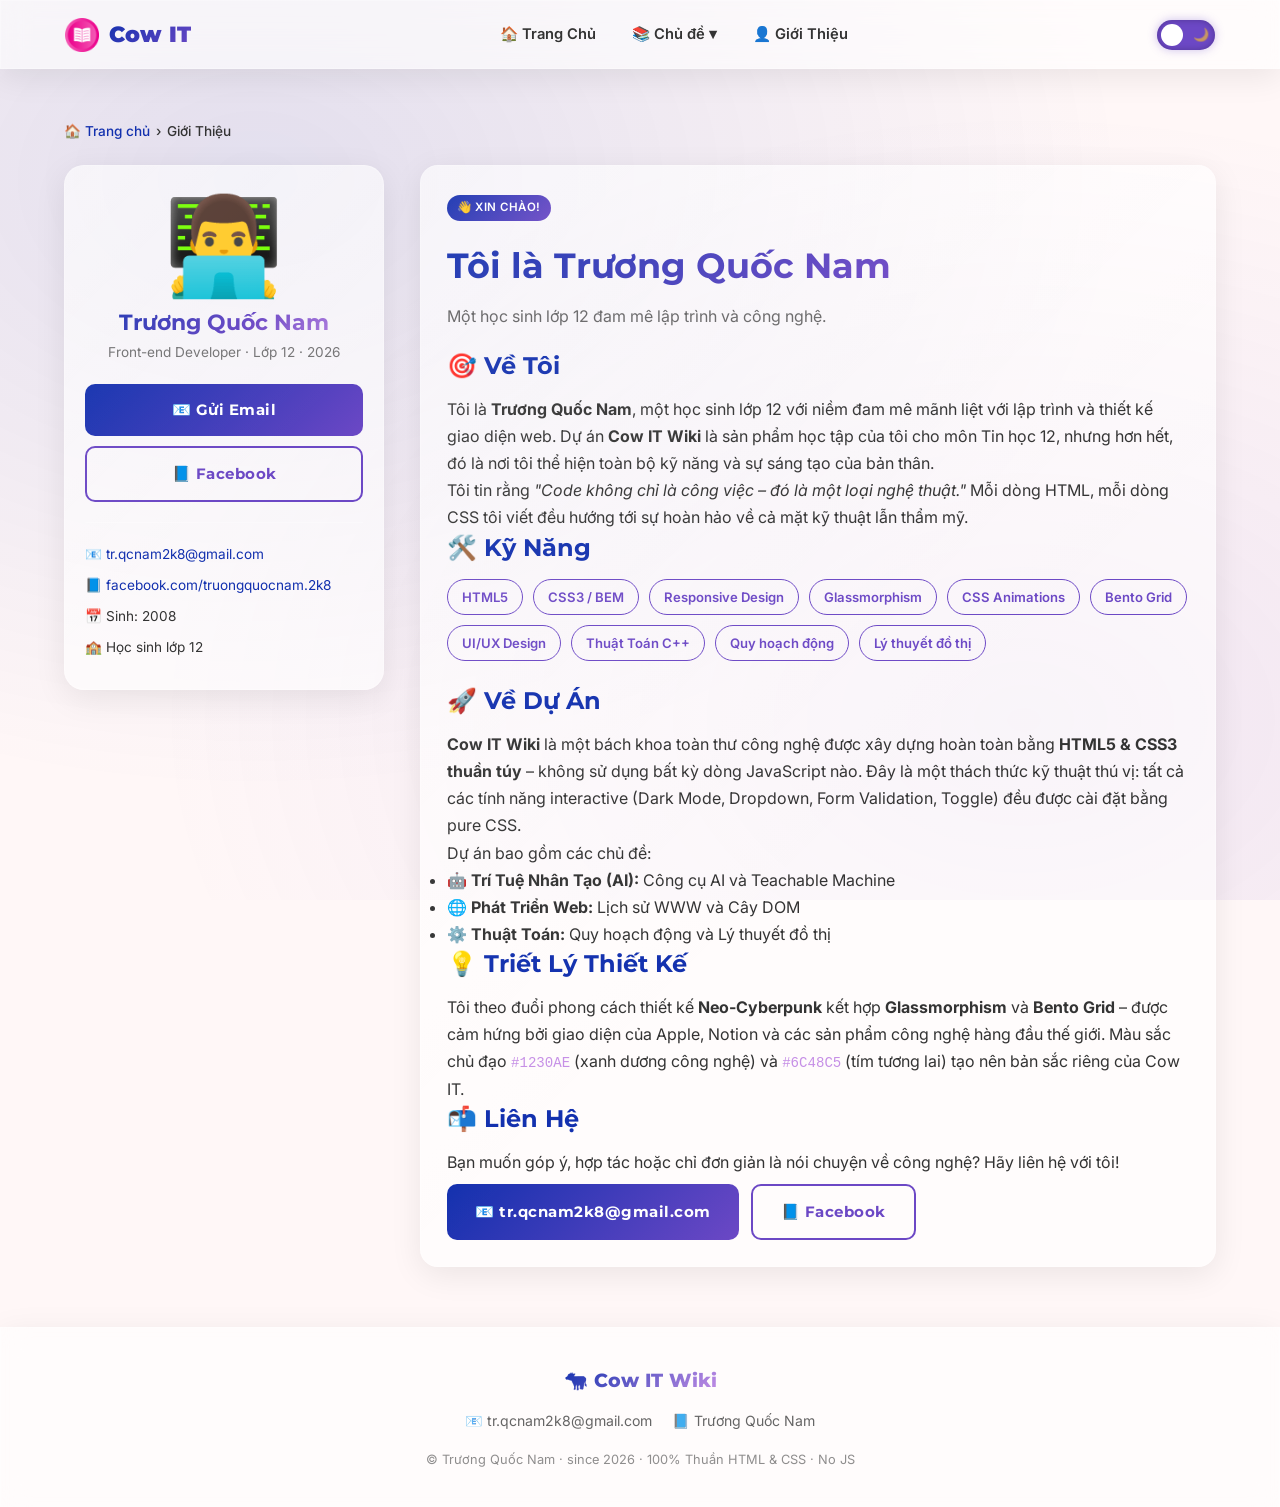
<file: src/about.html>
<!DOCTYPE html>
<html lang="vi">

<head>
    <meta charset="UTF-8">
    <meta name="viewport" content="width=device-width, initial-scale=1.0">
    <title>Giới Thiệu - Cow IT</title>
    <meta name="description" content="Giới thiệu về tác giả Trương Quốc Nam và dự án Cow IT Wiki.">
    <link rel="icon" href="icons/icon-main.png" type="image/png">
    <link rel="stylesheet" href="css/style.css">
    <link rel="stylesheet" href="css/layout.css">
    <link rel="stylesheet" href="css/animation.css">
</head>

<body class="master-layout">
    <input type="checkbox" id="dark-mode-toggle">

    <header class="header glass fade-in-up">
        <div class="header__logo">
            <img src="icons/icon-main.png" alt="Cow IT Logo">
            <a href="index.html">Cow IT</a>
        </div>
        <nav class="nav">
            <ul class="nav__list">
                <li class="nav__item"><a href="index.html" class="nav__link">🏠 Trang Chủ</a></li>
                <li class="nav__item">
                    <a href="#" class="nav__link">📚 Chủ đề ▾</a>
                    <ul class="nav__dropdown glass">
                        <li class="nav__dropdown-item"><a href="topics/ai.html"><span class="dd-icon">🤖</span> Trí Tuệ
                                Nhân Tạo</a></li>
                        <li class="nav__dropdown-item"><a href="topics/webdev.html"><span class="dd-icon">🌐</span> Phát
                                Triển Web</a></li>
                        <li class="nav__dropdown-item"><a href="topics/algorithms.html"><span class="dd-icon">⚙️</span>
                                Thuật Toán</a></li>
                    </ul>
                </li>
                <li class="nav__item"><a href="about.html" class="nav__link">👤 Giới Thiệu</a></li>
            </ul>
        </nav>
        <div class="header__actions">
            <label for="dark-mode-toggle" class="dark-mode-label" title="Chuyển sáng/tối">
                <span class="sun-icon">☀️</span>
                <span class="moon-icon">🌙</span>
            </label>
        </div>
    </header>

    <main class="main-content">
        <ul class="breadcrumbs fade-in-up">
            <li><a href="index.html">🏠 Trang chủ</a></li>
            <li>Giới Thiệu</li>
        </ul>

        <div class="about-grid fade-in-up delay-1">
            <!-- Avatar Card -->
            <div class="about-avatar glass-card glass pulse-glow" style="text-align:center;padding:30px 20px;">
                <div style="font-size:6rem;line-height:1;margin-bottom:16px;">👨‍💻</div>
                <h2 class="glow-text" style="font-size:1.4rem;margin-bottom:4px;">Trương Quốc Nam</h2>
                <p style="font-size:0.85rem;opacity:0.65;margin-bottom:20px;">Front-end Developer · Lớp 12 · 2026</p>
                <div style="display:flex;flex-direction:column;gap:10px;">
                    <a href="mailto:tr.qcnam2k8@gmail.com" class="btn" style="justify-content:center;width:100%;">
                        📧 Gửi Email
                    </a>
                    <a href="https://www.facebook.com/truongquocnam.2k8" target="_blank" rel="noopener"
                        class="btn btn-outline" style="justify-content:center;width:100%;">
                        📘 Facebook
                    </a>
                </div>
                <hr style="border:none;border-top:1px solid var(--glass-border);margin:20px 0;">
                <div style="text-align:left;font-size:0.85rem;display:flex;flex-direction:column;gap:8px;">
                    <div>📧 <a href="mailto:tr.qcnam2k8@gmail.com">tr.qcnam2k8@gmail.com</a></div>
                    <div>📘 <a href="https://www.facebook.com/truongquocnam.2k8"
                            target="_blank">facebook.com/truongquocnam.2k8</a></div>
                    <div>📅 Sinh: 2008</div>
                    <div>🏫 Học sinh lớp 12</div>
                </div>
            </div>

            <!-- Info Section -->
            <div class="about-info glass-card glass">
                <span class="tag tag--ai">👋 Xin Chào!</span>
                <h1 class="glow-text" style="font-size:2.2rem;margin-top:12px;">
                    Tôi là Trương Quốc Nam
                </h1>
                <p class="subtitle">Một học sinh lớp 12 đam mê lập trình và công nghệ.</p>

                <h2>🎯 Về Tôi</h2>
                <p>Tôi là <strong>Trương Quốc Nam</strong>, một học sinh lớp 12 với niềm đam mê mãnh liệt với lập trình
                    và thiết kế giao diện web. Dự án <strong>Cow IT Wiki</strong> là sản phẩm học tập của tôi cho môn
                    Tin học 12, nhưng hơn hết, đó là nơi tôi thể hiện toàn bộ kỹ năng và sự sáng tạo của bản thân.</p>
                <p>Tôi tin rằng <em>"Code không chỉ là công việc – đó là một loại nghệ thuật."</em> Mỗi dòng HTML, mỗi
                    dòng CSS tôi viết đều hướng tới sự hoàn hảo về cả mặt kỹ thuật lẫn thẩm mỹ.</p>

                <h2>🛠️ Kỹ Năng</h2>
                <ul class="skill-list">
                    <li>HTML5</li>
                    <li>CSS3 / BEM</li>
                    <li>Responsive Design</li>
                    <li>Glassmorphism</li>
                    <li>CSS Animations</li>
                    <li>Bento Grid</li>
                    <li>UI/UX Design</li>
                    <li>Thuật Toán C++</li>
                    <li>Quy hoạch động</li>
                    <li>Lý thuyết đồ thị</li>
                </ul>

                <h2>🚀 Về Dự Án</h2>
                <p><strong>Cow IT Wiki</strong> là một bách khoa toàn thư công nghệ được xây dựng hoàn toàn bằng
                    <strong>HTML5 & CSS3 thuần túy</strong> – không sử dụng bất kỳ dòng JavaScript nào. Đây là một thách
                    thức kỹ thuật thú vị: tất cả các tính năng interactive (Dark Mode, Dropdown, Form Validation,
                    Toggle) đều được cài đặt bằng pure CSS.</p>
                <p>Dự án bao gồm các chủ đề:</p>
                <ul>
                    <li>🤖 <strong>Trí Tuệ Nhân Tạo (AI):</strong> Công cụ AI và Teachable Machine</li>
                    <li>🌐 <strong>Phát Triển Web:</strong> Lịch sử WWW và Cây DOM</li>
                    <li>⚙️ <strong>Thuật Toán:</strong> Quy hoạch động và Lý thuyết đồ thị</li>
                </ul>

                <h2>💡 Triết Lý Thiết Kế</h2>
                <p>Tôi theo đuổi phong cách thiết kế <strong>Neo-Cyberpunk</strong> kết hợp
                    <strong>Glassmorphism</strong> và <strong>Bento Grid</strong> – được cảm hứng bởi giao diện của
                    Apple, Notion và các sản phẩm công nghệ hàng đầu thế giới. Màu sắc chủ đạo <code>#1230AE</code>
                    (xanh dương công nghệ) và <code>#6C48C5</code> (tím tương lai) tạo nên bản sắc riêng của Cow IT.</p>

                <h2>📬 Liên Hệ</h2>
                <p>Bạn muốn góp ý, hợp tác hoặc chỉ đơn giản là nói chuyện về công nghệ? Hãy liên hệ với tôi!</p>
                <div style="display:flex;gap:12px;flex-wrap:wrap;margin-top:8px;">
                    <a href="mailto:tr.qcnam2k8@gmail.com" class="btn">📧 tr.qcnam2k8@gmail.com</a>
                    <a href="https://www.facebook.com/truongquocnam.2k8" target="_blank" rel="noopener"
                        class="btn btn-outline">📘 Facebook</a>
                </div>
            </div>
        </div>
    </main>

    <footer class="footer glass">
        <div class="footer__inner">
            <div class="footer__brand">🐄 Cow IT Wiki</div>
            <div class="footer__links">
                <a href="mailto:tr.qcnam2k8@gmail.com">📧 tr.qcnam2k8@gmail.com</a>
                <a href="https://www.facebook.com/truongquocnam.2k8" target="_blank" rel="noopener">📘 Trương Quốc
                    Nam</a>
            </div>
            <div class="footer__copy">© Trương Quốc Nam · since 2026 · 100% Thuần HTML &amp; CSS · No JS</div>
        </div>
    </footer>
</body>

</html>
</file>
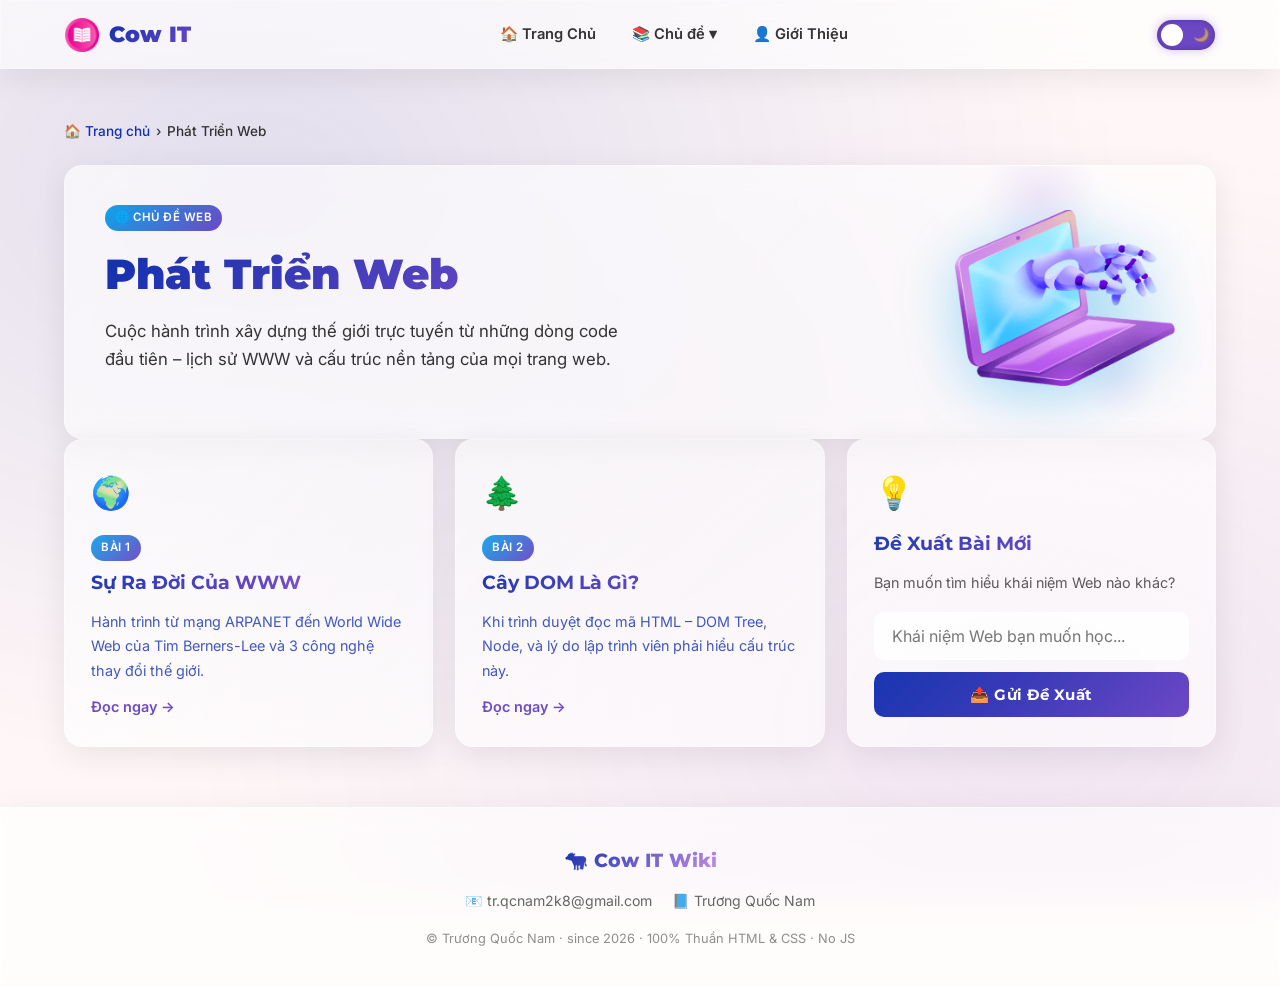
<file: src/topics/webdev.html>
<!DOCTYPE html>
<html lang="vi">

<head>
    <meta charset="UTF-8">
    <meta name="viewport" content="width=device-width, initial-scale=1.0">
    <title>Phát Triển Web - Cow IT</title>
    <link rel="icon" href="../icons/icon-main.png" type="image/png">
    <link rel="stylesheet" href="../css/style.css">
    <link rel="stylesheet" href="../css/layout.css">
    <link rel="stylesheet" href="../css/animation.css">
</head>

<body class="master-layout">
    <input type="checkbox" id="dark-mode-toggle">
    <header class="header glass fade-in-up">
        <div class="header__logo">
            <img src="../icons/icon-main.png" alt="Cow IT Logo">
            <a href="../index.html">Cow IT</a>
        </div>
        <nav class="nav">
            <ul class="nav__list">
                <li class="nav__item"><a href="../index.html" class="nav__link">🏠 Trang Chủ</a></li>
                <li class="nav__item">
                    <a href="#" class="nav__link">📚 Chủ đề ▾</a>
                    <ul class="nav__dropdown glass">
                        <li class="nav__dropdown-item"><a href="ai.html"><span class="dd-icon">🤖</span> Trí Tuệ Nhân
                                Tạo</a></li>
                        <li class="nav__dropdown-item"><a href="webdev.html"><span class="dd-icon">🌐</span> Phát Triển
                                Web</a></li>
                        <li class="nav__dropdown-item"><a href="algorithms.html"><span class="dd-icon">⚙️</span> Thuật
                                Toán</a></li>
                    </ul>
                </li>
                <li class="nav__item"><a href="../about.html" class="nav__link">👤 Giới Thiệu</a></li>
            </ul>
        </nav>
        <div class="header__actions">
            <label for="dark-mode-toggle" class="dark-mode-label" title="Chuyển sáng/tối">
                <span class="sun-icon">☀️</span>
                <span class="moon-icon">🌙</span>
            </label>
        </div>
    </header>

    <main class="main-content">
        <ul class="breadcrumbs fade-in-up">
            <li><a href="../index.html">🏠 Trang chủ</a></li>
            <li>Phát Triển Web</li>
        </ul>

        <div class="bento-grid">
            <div class="bento__hero glass-card glass fade-in-up animated-border"
                style="min-height:auto;padding:36px 40px;position:relative;overflow:hidden;">
                <span class="sparkle"></span><span class="sparkle"></span>
                <div class="bento__hero-text">
                    <span class="tag tag--web pop-in pop-d1">🌐 Chủ đề Web</span>
                    <h1 class="hero-title fade-in-up delay-1"
                        style="font-size:clamp(1.6rem,3.5vw,2.6rem);margin-top:10px;">Phát Triển Web</h1>
                    <p class="hero-sub fade-in-up delay-2">Cuộc hành trình xây dựng thế giới trực tuyến từ những dòng
                        code đầu tiên – lịch sử WWW và cấu trúc nền tảng của mọi trang web.</p>
                </div>
                <div class="float-anim" style="flex-shrink:0;">
                    <img src="../icons/ui_web.png" alt="Phát Triển Web UI"
                        style="max-width:220px;filter:drop-shadow(0 10px 30px rgba(14,165,233,0.4));">
                </div>
            </div>
        </div>

        <div class="topic-grid scroll-reveal sr-d1" style="grid-column:span 12;">
            <a href="webdev_pages/www-history.html" class="glass-card glass"
                style="display:block;text-decoration:none;">
                <div style="font-size:2rem;margin-bottom:12px;">🌍</div>
                <span class="tag tag--web">Bài 1</span>
                <h3 class="glow-text">Sự Ra Đời Của WWW</h3>
                <p style="font-size:0.9rem;opacity:0.8;">Hành trình từ mạng ARPANET đến World Wide Web của Tim
                    Berners-Lee và 3 công nghệ thay đổi thế giới.</p>
                <span class="read-more">Đọc ngay →</span>
            </a>

            <a href="webdev_pages/dom-tree.html" class="glass-card glass" style="display:block;text-decoration:none;">
                <div style="font-size:2rem;margin-bottom:12px;">🌲</div>
                <span class="tag tag--web">Bài 2</span>
                <h3 class="glow-text">Cây DOM Là Gì?</h3>
                <p style="font-size:0.9rem;opacity:0.8;">Khi trình duyệt đọc mã HTML – DOM Tree, Node, và lý do lập
                    trình viên phải hiểu cấu trúc này.</p>
                <span class="read-more">Đọc ngay →</span>
            </a>

            <div class="glass-card glass">
                <div style="font-size:2rem;margin-bottom:12px;">💡</div>
                <h3 class="glow-text">Đề Xuất Bài Mới</h3>
                <p style="font-size:0.9rem;opacity:0.8;margin-bottom:16px;">Bạn muốn tìm hiểu khái niệm Web nào
                    khác?</p>
                <form action="mailto:tr.qcnam2k8@gmail.com" method="get">
                    <input type="text" class="form__input" placeholder="Khái niệm Web bạn muốn học..." required
                        style="margin-bottom:12px;">
                    <button type="submit" class="btn" style="width:100%;justify-content:center;">📤 Gửi Đề
                        Xuất</button>
                </form>
            </div>
        </div>
        </div>
    </main>

    <footer class="footer glass">
        <div class="footer__inner">
            <div class="footer__brand">🐄 Cow IT Wiki</div>
            <div class="footer__links">
                <a href="mailto:tr.qcnam2k8@gmail.com">📧 tr.qcnam2k8@gmail.com</a>
                <a href="https://www.facebook.com/truongquocnam.2k8" target="_blank" rel="noopener">📘 Trương Quốc
                    Nam</a>
            </div>
            <div class="footer__copy">© Trương Quốc Nam · since 2026 · 100% Thuần HTML &amp; CSS · No JS</div>
        </div>
    </footer>
</body>

</html>
</file>
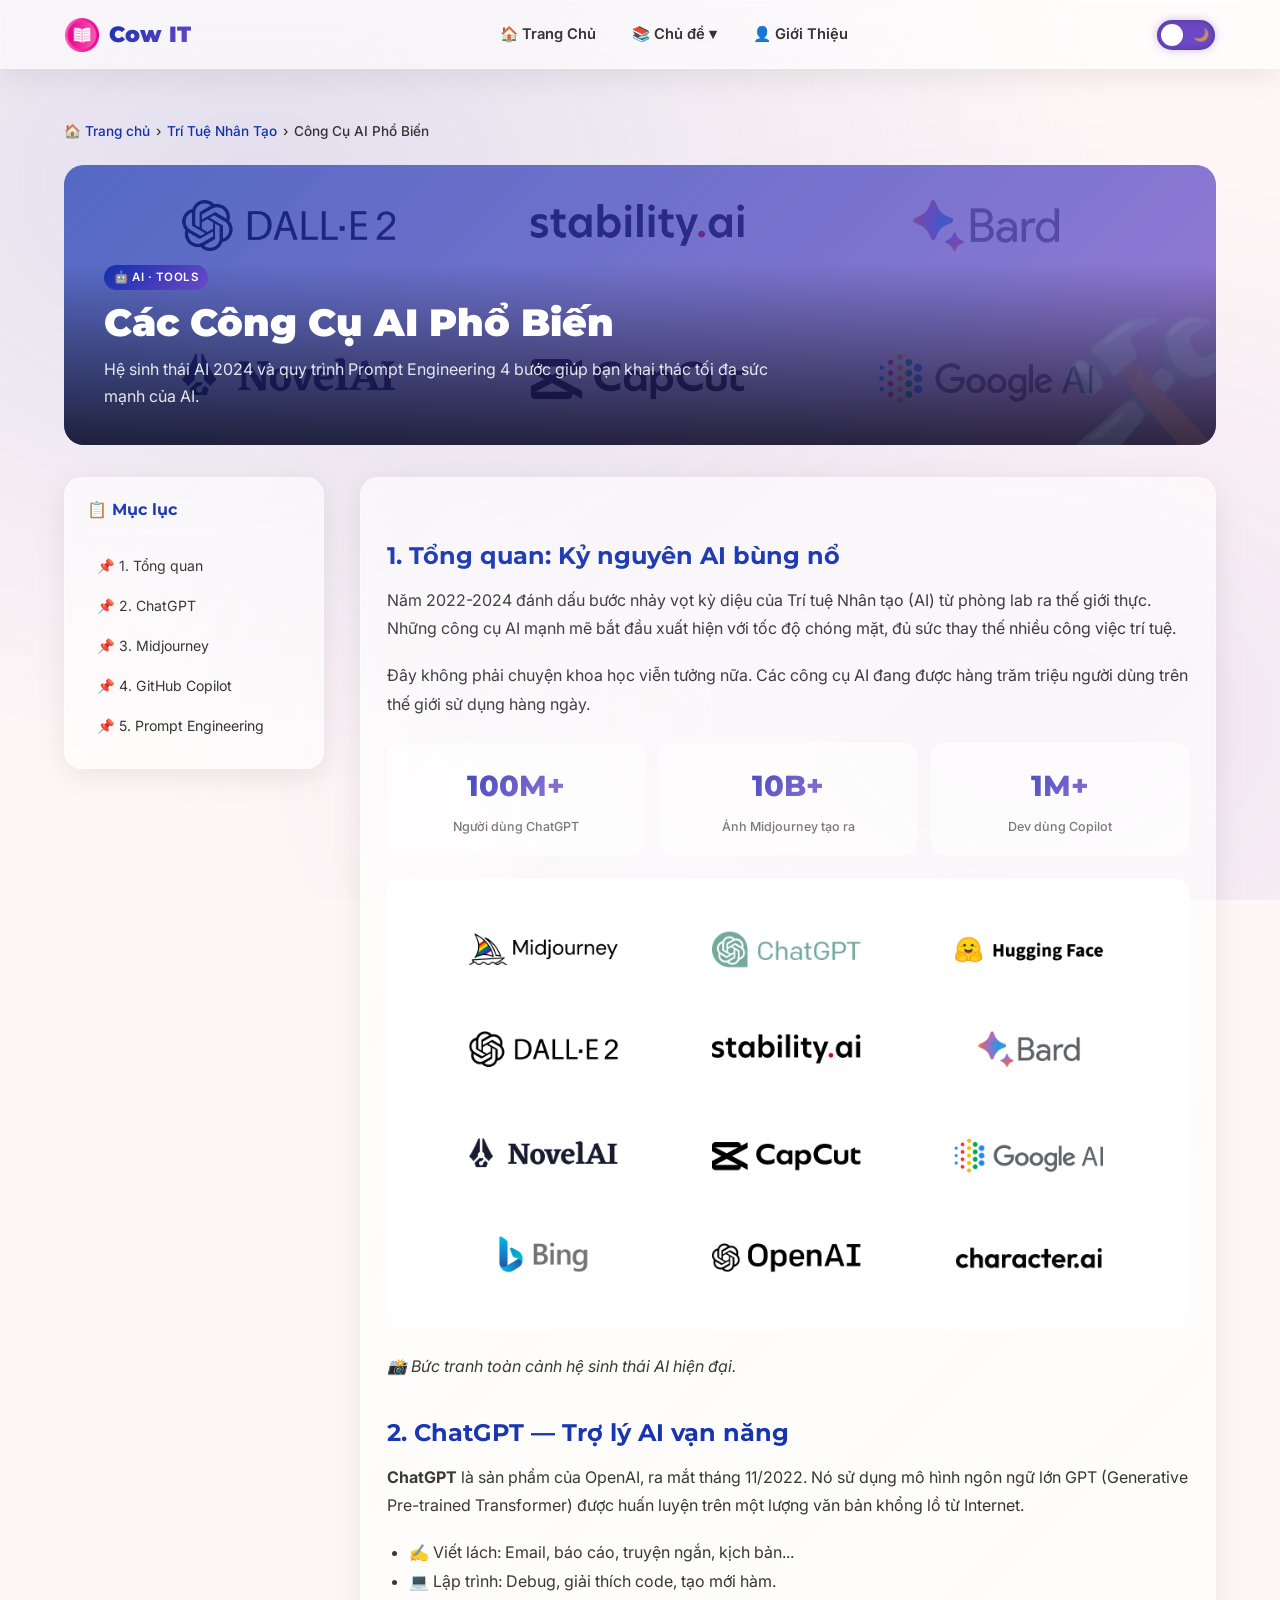
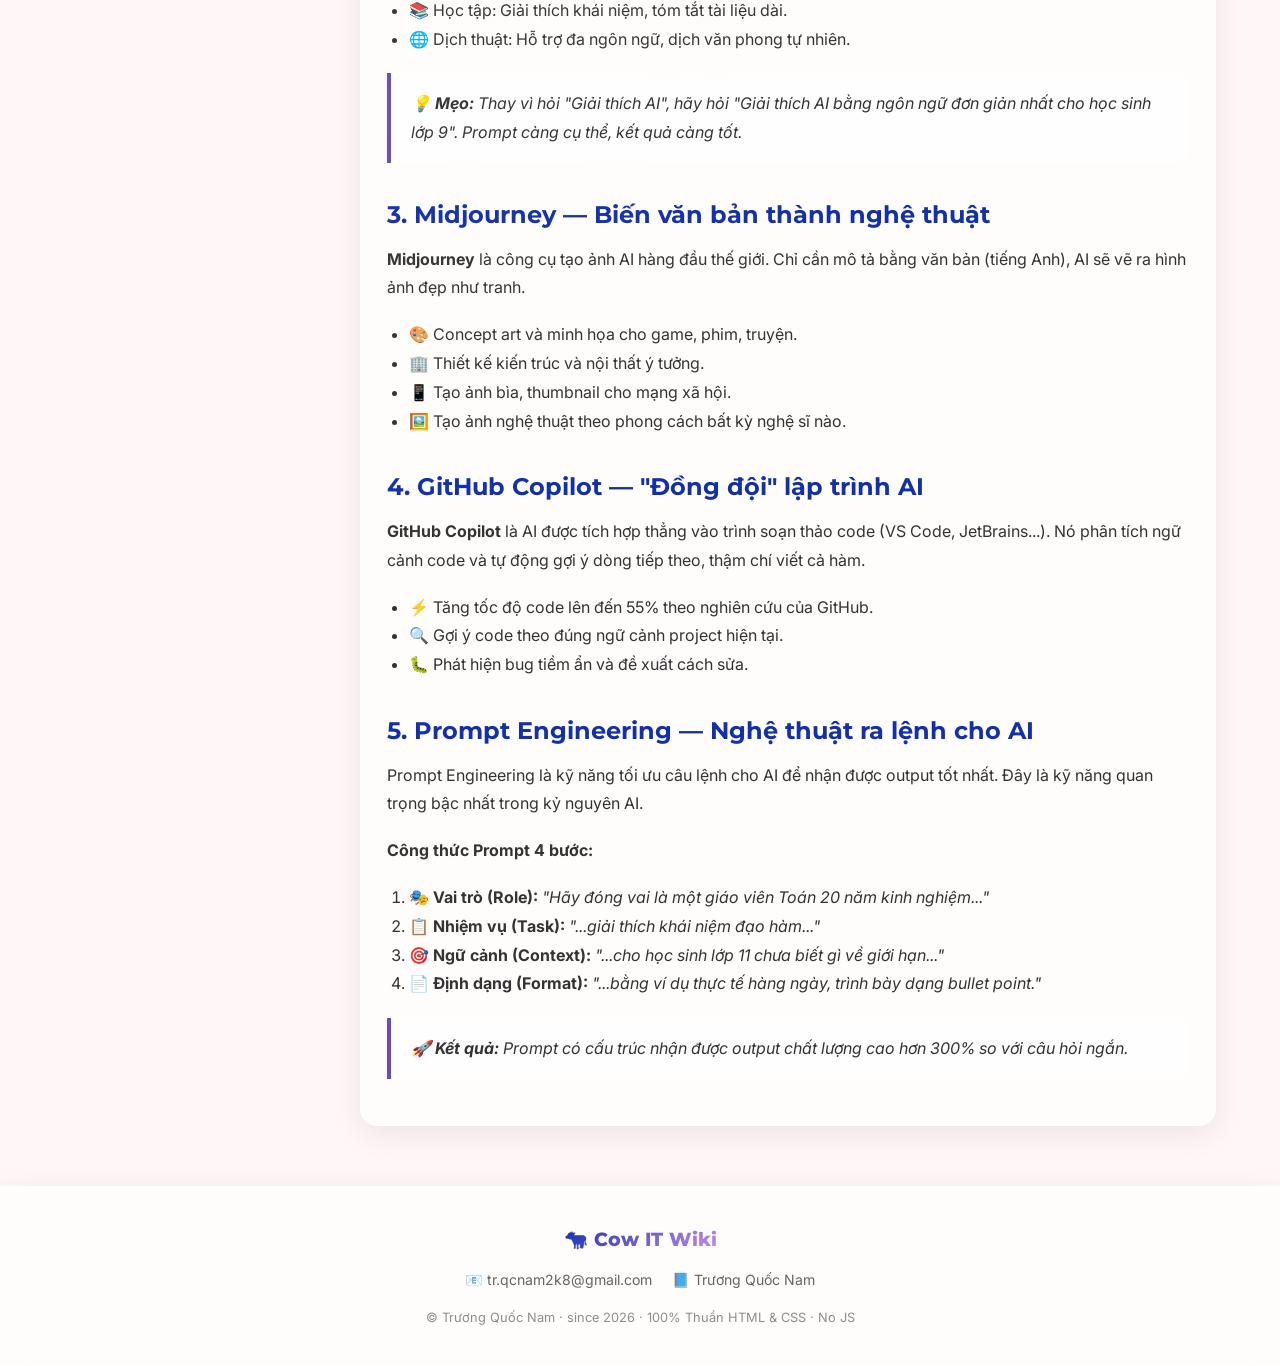
<file: src/topics/ai_pages/ai-tools.html>
<!DOCTYPE html>
<html lang="vi">

<head>
    <meta charset="UTF-8">
    <meta name="viewport" content="width=device-width, initial-scale=1.0">
    <title>Công Cụ AI Phổ Biến - Cow IT</title>
    <link rel="icon" href="../../icons/icon-main.png" type="image/png">
    <link rel="stylesheet" href="../../css/style.css">
    <link rel="stylesheet" href="../../css/layout.css">
    <link rel="stylesheet" href="../../css/animation.css">
</head>

<body class="master-layout">
    <input type="checkbox" id="dark-mode-toggle">
    <header class="header glass fade-in-up">
        <div class="header__logo">
            <img src="../../icons/icon-main.png" alt="Cow IT Logo">
            <a href="../../index.html">Cow IT</a>
        </div>
        <nav class="nav">
            <ul class="nav__list">
                <li class="nav__item"><a href="../../index.html" class="nav__link">🏠 Trang Chủ</a></li>
                <li class="nav__item">
                    <a href="#" class="nav__link">📚 Chủ đề ▾</a>
                    <ul class="nav__dropdown glass">
                        <li class="nav__dropdown-item"><a href="../ai.html"><span class="dd-icon">🤖</span> Trí Tuệ Nhân
                                Tạo</a></li>
                        <li class="nav__dropdown-item"><a href="../webdev.html"><span class="dd-icon">🌐</span> Phát
                                Triển Web</a></li>
                        <li class="nav__dropdown-item"><a href="../algorithms.html"><span class="dd-icon">⚙️</span>
                                Thuật Toán</a></li>
                    </ul>
                </li>
                <li class="nav__item"><a href="../../about.html" class="nav__link">👤 Giới Thiệu</a></li>
            </ul>
        </nav>
        <div class="header__actions">
            <label for="dark-mode-toggle" class="dark-mode-label" title="Chuyển sáng/tối">
                <span class="sun-icon">☀️</span>
                <span class="moon-icon">🌙</span>
            </label>
        </div>
    </header>

    <main class="main-content">
        <ul class="breadcrumbs fade-in-up">
            <li><a href="../../index.html">🏠 Trang chủ</a></li>
            <li><a href="../ai.html">Trí Tuệ Nhân Tạo</a></li>
            <li>Công Cụ AI Phổ Biến</li>
        </ul>

        <!-- ARTICLE HERO -->
        <div class="article-hero fade-in-up">
            <div class="article-hero__bg" style="background-image:url('../../images/ai/ai-landscape.png');"></div>
            <div class="article-hero__overlay"></div>
            <div class="article-hero__icon">🛠️</div>
            <div class="article-hero__content slide-in-left">
                <span class="tag tag--ai" style="margin-bottom:10px;">🤖 AI · Tools</span>
                <h1>Các Công Cụ AI Phổ Biến</h1>
                <p>Hệ sinh thái AI 2024 và quy trình Prompt Engineering 4 bước giúp bạn khai thác tối đa sức mạnh của
                    AI.</p>
            </div>
        </div>

        <div class="page-layout fade-in-up delay-2">
            <aside class="sidebar glass-card glass">
                <h3 class="sidebar__title">📋 Mục lục</h3>
                <ul class="sidebar__list">
                    <li><a href="#tongquan" class="sidebar__link">📌 1. Tổng quan</a></li>
                    <li><a href="#chatgpt" class="sidebar__link">📌 2. ChatGPT</a></li>
                    <li><a href="#midjourney" class="sidebar__link">📌 3. Midjourney</a></li>
                    <li><a href="#copilot" class="sidebar__link">📌 4. GitHub Copilot</a></li>
                    <li><a href="#prompt" class="sidebar__link">📌 5. Prompt Engineering</a></li>
                </ul>
            </aside>

            <article class="article-content glass-card glass">
                <h2 id="tongquan">1. Tổng quan: Kỷ nguyên AI bùng nổ</h2>
                <p>Năm 2022-2024 đánh dấu bước nhảy vọt kỳ diệu của Trí tuệ Nhân tạo (AI) từ phòng lab ra thế giới thực.
                    Những công cụ AI mạnh mẽ bắt đầu xuất hiện với tốc độ chóng mặt, đủ sức thay thế nhiều công việc trí
                    tuệ.</p>
                <p>Đây không phải chuyện khoa học viễn tưởng nữa. Các công cụ AI đang được hàng trăm triệu người dùng
                    trên thế giới sử dụng hàng ngày.</p>

                <div class="stat-row">
                    <div class="stat-box stat-reveal stat-d1">
                        <div class="stat-box__num">100M+</div>
                        <div class="stat-box__label">Người dùng ChatGPT</div>
                    </div>
                    <div class="stat-box stat-reveal stat-d2">
                        <div class="stat-box__num">10B+</div>
                        <div class="stat-box__label">Ảnh Midjourney tạo ra</div>
                    </div>
                    <div class="stat-box stat-reveal stat-d3">
                        <div class="stat-box__num">1M+</div>
                        <div class="stat-box__label">Dev dùng Copilot</div>
                    </div>
                </div>

                <div class="img-zoom slide-in-left">
                    <img src="../../images/ai/ai-landscape.png"
                        alt="Hệ sinh thái AI - bức tranh toàn cảnh các công cụ AI phổ biến">
                </div>
                <p><em>📸 Bức tranh toàn cảnh hệ sinh thái AI hiện đại.</em></p>

                <h2 id="chatgpt">2. ChatGPT — Trợ lý AI vạn năng</h2>
                <p><strong>ChatGPT</strong> là sản phẩm của OpenAI, ra mắt tháng 11/2022. Nó sử dụng mô hình ngôn ngữ
                    lớn GPT (Generative Pre-trained Transformer) được huấn luyện trên một lượng văn bản khổng lồ từ
                    Internet.</p>
                <ul>
                    <li>✍️ Viết lách: Email, báo cáo, truyện ngắn, kịch bản...</li>
                    <li>💻 Lập trình: Debug, giải thích code, tạo mới hàm.</li>
                    <li>📚 Học tập: Giải thích khái niệm, tóm tắt tài liệu dài.</li>
                    <li>🌐 Dịch thuật: Hỗ trợ đa ngôn ngữ, dịch văn phong tự nhiên.</li>
                </ul>
                <blockquote>
                    💡 <strong>Mẹo:</strong> Thay vì hỏi <em>"Giải thích AI"</em>, hãy hỏi <em>"Giải thích AI bằng ngôn
                        ngữ đơn giản nhất cho học sinh lớp 9"</em>. Prompt càng cụ thể, kết quả càng tốt.
                </blockquote>

                <h2 id="midjourney">3. Midjourney — Biến văn bản thành nghệ thuật</h2>
                <p><strong>Midjourney</strong> là công cụ tạo ảnh AI hàng đầu thế giới. Chỉ cần mô tả bằng văn bản
                    (tiếng Anh), AI sẽ vẽ ra hình ảnh đẹp như tranh.</p>
                <ul>
                    <li>🎨 Concept art và minh họa cho game, phim, truyện.</li>
                    <li>🏢 Thiết kế kiến trúc và nội thất ý tưởng.</li>
                    <li>📱 Tạo ảnh bìa, thumbnail cho mạng xã hội.</li>
                    <li>🖼️ Tạo ảnh nghệ thuật theo phong cách bất kỳ nghệ sĩ nào.</li>
                </ul>

                <h2 id="copilot">4. GitHub Copilot — "Đồng đội" lập trình AI</h2>
                <p><strong>GitHub Copilot</strong> là AI được tích hợp thẳng vào trình soạn thảo code (VS Code,
                    JetBrains...). Nó phân tích ngữ cảnh code và tự động gợi ý dòng tiếp theo, thậm chí viết cả hàm.</p>
                <ul>
                    <li>⚡ Tăng tốc độ code lên đến 55% theo nghiên cứu của GitHub.</li>
                    <li>🔍 Gợi ý code theo đúng ngữ cảnh project hiện tại.</li>
                    <li>🐛 Phát hiện bug tiềm ẩn và đề xuất cách sửa.</li>
                </ul>

                <h2 id="prompt">5. Prompt Engineering — Nghệ thuật ra lệnh cho AI</h2>
                <p>Prompt Engineering là kỹ năng tối ưu câu lệnh cho AI để nhận được output tốt nhất. Đây là kỹ năng
                    quan trọng bậc nhất trong kỷ nguyên AI.</p>
                <p><strong>Công thức Prompt 4 bước:</strong></p>
                <ol>
                    <li>🎭 <strong>Vai trò (Role):</strong> <em>"Hãy đóng vai là một giáo viên Toán 20 năm kinh
                            nghiệm..."</em></li>
                    <li>📋 <strong>Nhiệm vụ (Task):</strong> <em>"...giải thích khái niệm đạo hàm..."</em></li>
                    <li>🎯 <strong>Ngữ cảnh (Context):</strong> <em>"...cho học sinh lớp 11 chưa biết gì về giới
                            hạn..."</em></li>
                    <li>📄 <strong>Định dạng (Format):</strong> <em>"...bằng ví dụ thực tế hàng ngày, trình bày dạng
                            bullet point."</em></li>
                </ol>
                <blockquote>
                    🚀 <strong>Kết quả:</strong> Prompt có cấu trúc nhận được output chất lượng cao hơn 300% so với câu
                    hỏi ngắn.
                </blockquote>
            </article>
        </div>
    </main>

    <footer class="footer glass">
        <div class="footer__inner">
            <div class="footer__brand">🐄 Cow IT Wiki</div>
            <div class="footer__links">
                <a href="mailto:tr.qcnam2k8@gmail.com">📧 tr.qcnam2k8@gmail.com</a>
                <a href="https://www.facebook.com/truongquocnam.2k8" target="_blank" rel="noopener">📘 Trương Quốc
                    Nam</a>
            </div>
            <div class="footer__copy">© Trương Quốc Nam · since 2026 · 100% Thuần HTML &amp; CSS · No JS</div>
        </div>
    </footer>
</body>

</html>
</file>
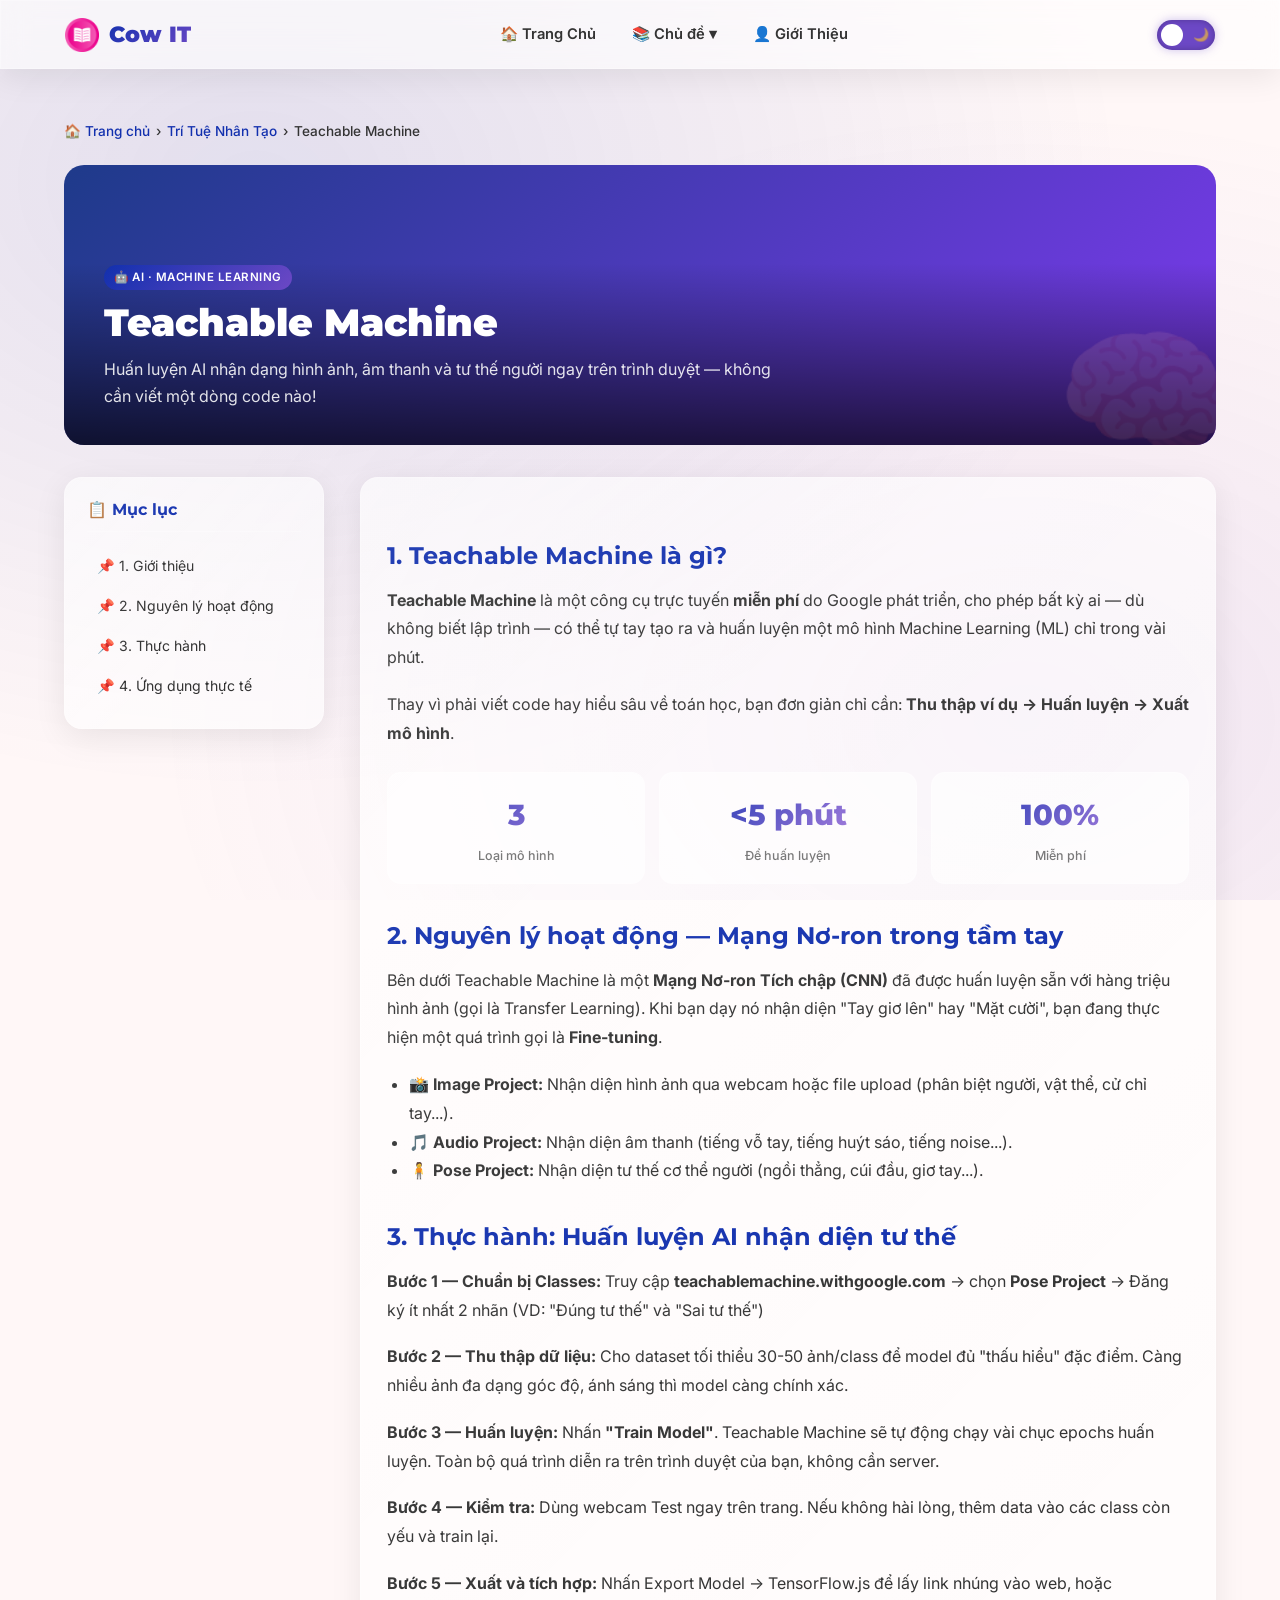
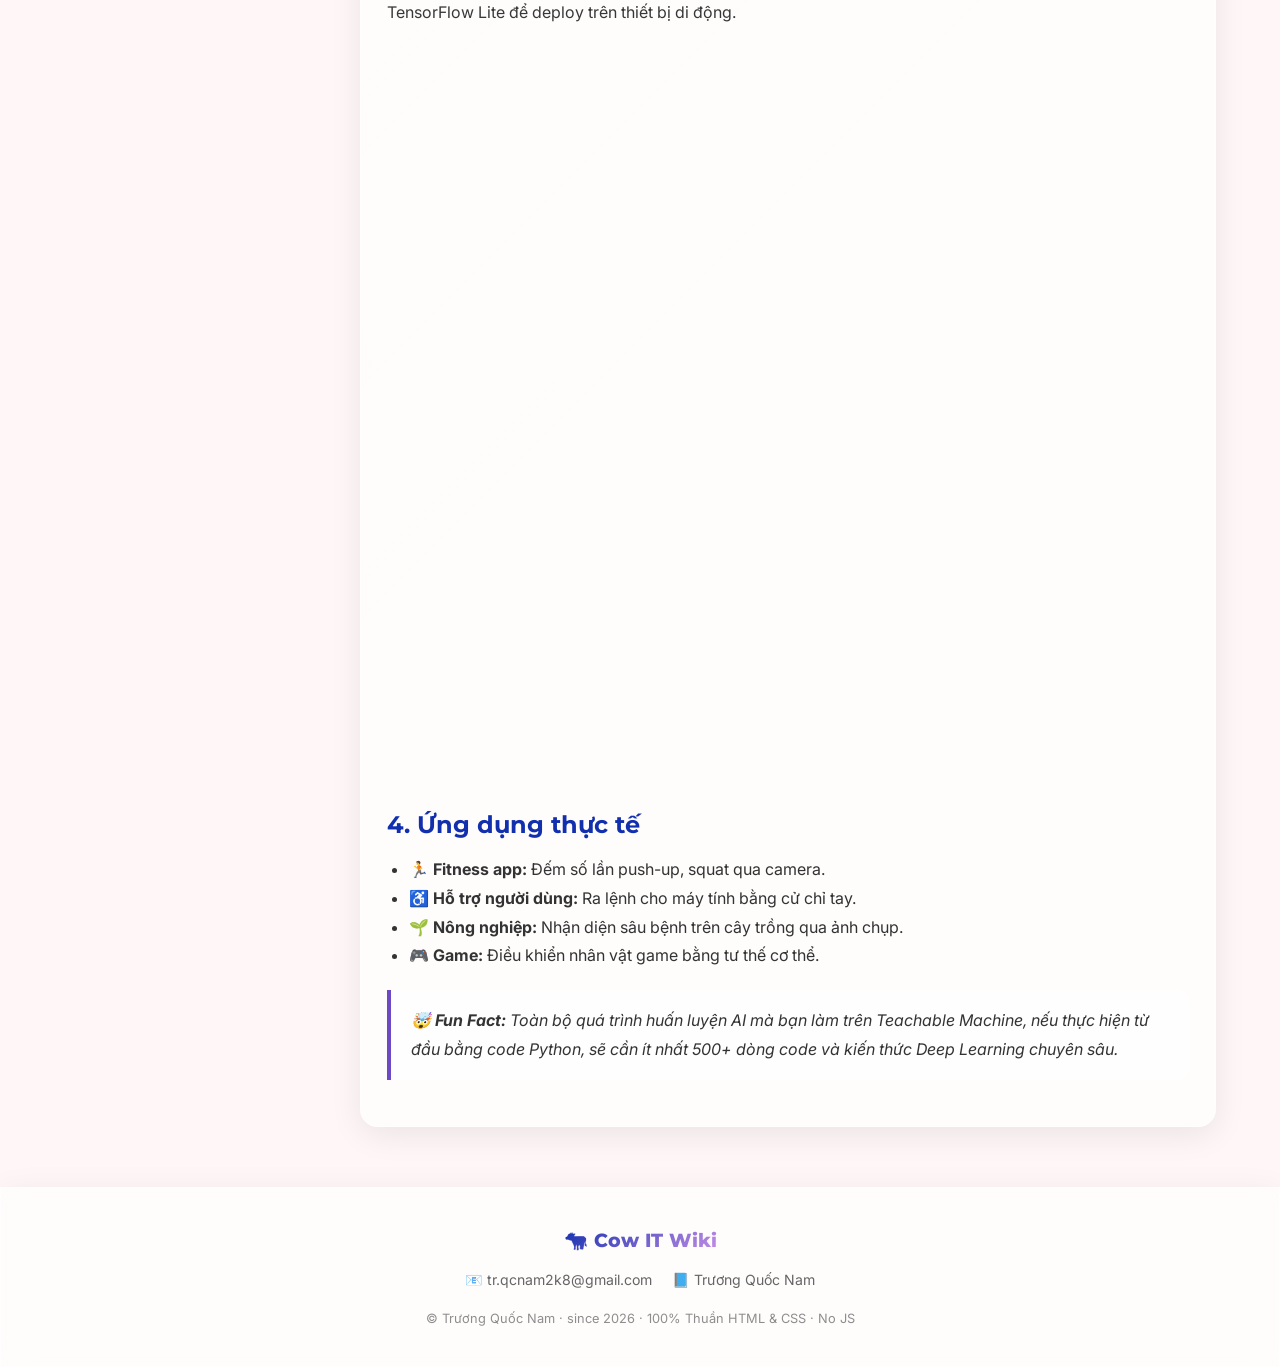
<file: src/topics/ai_pages/teachable-machine.html>
<!DOCTYPE html>
<html lang="vi">

<head>
    <meta charset="UTF-8">
    <meta name="viewport" content="width=device-width, initial-scale=1.0">
    <title>Teachable Machine - Cow IT</title>
    <link rel="icon" href="../../icons/icon-main.png" type="image/png">
    <link rel="stylesheet" href="../../css/style.css">
    <link rel="stylesheet" href="../../css/layout.css">
    <link rel="stylesheet" href="../../css/animation.css">
</head>

<body class="master-layout">
    <input type="checkbox" id="dark-mode-toggle">
    <header class="header glass fade-in-up">
        <div class="header__logo">
            <img src="../../icons/icon-main.png" alt="Cow IT Logo">
            <a href="../../index.html">Cow IT</a>
        </div>
        <nav class="nav">
            <ul class="nav__list">
                <li class="nav__item"><a href="../../index.html" class="nav__link">🏠 Trang Chủ</a></li>
                <li class="nav__item">
                    <a href="#" class="nav__link">📚 Chủ đề ▾</a>
                    <ul class="nav__dropdown glass">
                        <li class="nav__dropdown-item"><a href="../ai.html"><span class="dd-icon">🤖</span> Trí Tuệ Nhân
                                Tạo</a></li>
                        <li class="nav__dropdown-item"><a href="../webdev.html"><span class="dd-icon">🌐</span> Phát
                                Triển Web</a></li>
                        <li class="nav__dropdown-item"><a href="../algorithms.html"><span class="dd-icon">⚙️</span>
                                Thuật Toán</a></li>
                    </ul>
                </li>
                <li class="nav__item"><a href="../../about.html" class="nav__link">👤 Giới Thiệu</a></li>
            </ul>
        </nav>
        <div class="header__actions">
            <label for="dark-mode-toggle" class="dark-mode-label" title="Chuyển sáng/tối">
                <span class="sun-icon">☀️</span>
                <span class="moon-icon">🌙</span>
            </label>
        </div>
    </header>

    <main class="main-content">
        <ul class="breadcrumbs fade-in-up">
            <li><a href="../../index.html">🏠 Trang chủ</a></li>
            <li><a href="../ai.html">Trí Tuệ Nhân Tạo</a></li>
            <li>Teachable Machine</li>
        </ul>

        <!-- ARTICLE HERO -->
        <div class="article-hero fade-in-up" style="background:linear-gradient(135deg,#1e3a8a,#7c3aed);">
            <div class="article-hero__overlay"></div>
            <div class="article-hero__icon">🧠</div>
            <div class="article-hero__content slide-in-left">
                <span class="tag tag--ai" style="margin-bottom:10px;">🤖 AI · Machine Learning</span>
                <h1>Teachable Machine</h1>
                <p>Huấn luyện AI nhận dạng hình ảnh, âm thanh và tư thế người ngay trên trình duyệt — không cần viết một
                    dòng code nào!</p>
            </div>
        </div>

        <div class="page-layout fade-in-up delay-2">
            <aside class="sidebar glass-card glass">
                <h3 class="sidebar__title">📋 Mục lục</h3>
                <ul class="sidebar__list">
                    <li><a href="#gioi-thieu" class="sidebar__link">📌 1. Giới thiệu</a></li>
                    <li><a href="#nguyen-ly" class="sidebar__link">📌 2. Nguyên lý hoạt động</a></li>
                    <li><a href="#thu-nghiem" class="sidebar__link">📌 3. Thực hành</a></li>
                    <li><a href="#ung-dung" class="sidebar__link">📌 4. Ứng dụng thực tế</a></li>
                </ul>
            </aside>

            <article class="article-content glass-card glass">
                <h2 id="gioi-thieu">1. Teachable Machine là gì?</h2>
                <p><strong>Teachable Machine</strong> là một công cụ trực tuyến <strong>miễn phí</strong> do Google phát
                    triển, cho phép bất kỳ ai — dù không biết lập trình — có thể tự tay tạo ra và huấn luyện một mô hình
                    Machine Learning (ML) chỉ trong vài phút.</p>
                <p>Thay vì phải viết code hay hiểu sâu về toán học, bạn đơn giản chỉ cần: <strong>Thu thập ví dụ → Huấn
                        luyện → Xuất mô hình</strong>.</p>
                <div class="stat-row">
                    <div class="stat-box stat-reveal stat-d1">
                        <div class="stat-box__num">3</div>
                        <div class="stat-box__label">Loại mô hình</div>
                    </div>
                    <div class="stat-box stat-reveal stat-d2">
                        <div class="stat-box__num">&lt;5 phút</div>
                        <div class="stat-box__label">Để huấn luyện</div>
                    </div>
                    <div class="stat-box stat-reveal stat-d3">
                        <div class="stat-box__num">100%</div>
                        <div class="stat-box__label">Miễn phí</div>
                    </div>
                </div>

                <h2 id="nguyen-ly">2. Nguyên lý hoạt động — Mạng Nơ-ron trong tầm tay</h2>
                <p>Bên dưới Teachable Machine là một <strong>Mạng Nơ-ron Tích chập (CNN)</strong> đã được huấn luyện sẵn
                    với hàng triệu hình ảnh (gọi là Transfer Learning). Khi bạn dạy nó nhận diện "Tay giơ lên" hay "Mặt
                    cười", bạn đang thực hiện một quá trình gọi là <strong>Fine-tuning</strong>.</p>
                <ul>
                    <li>📸 <strong>Image Project:</strong> Nhận diện hình ảnh qua webcam hoặc file upload (phân biệt
                        người, vật thể, cử chỉ tay...).</li>
                    <li>🎵 <strong>Audio Project:</strong> Nhận diện âm thanh (tiếng vỗ tay, tiếng huýt sáo, tiếng
                        noise...).</li>
                    <li>🧍 <strong>Pose Project:</strong> Nhận diện tư thế cơ thể người (ngồi thẳng, cúi đầu, giơ
                        tay...).</li>
                </ul>

                <h2 id="thu-nghiem">3. Thực hành: Huấn luyện AI nhận diện tư thế</h2>
                <p><strong>Bước 1 — Chuẩn bị Classes:</strong> Truy cập <strong>teachablemachine.withgoogle.com</strong>
                    → chọn <strong>Pose Project</strong> → Đăng ký ít nhất 2 nhãn (VD: "Đúng tư thế" và "Sai tư thế")
                </p>
                <p><strong>Bước 2 — Thu thập dữ liệu:</strong> Cho dataset tối thiểu 30-50 ảnh/class để model đủ "thấu
                    hiểu" đặc điểm. Càng nhiều ảnh đa dạng góc độ, ánh sáng thì model càng chính xác.</p>
                <p><strong>Bước 3 — Huấn luyện:</strong> Nhấn <strong>"Train Model"</strong>. Teachable Machine sẽ tự
                    động chạy vài chục epochs huấn luyện. Toàn bộ quá trình diễn ra trên trình duyệt của bạn, không cần
                    server.</p>
                <p><strong>Bước 4 — Kiểm tra:</strong> Dùng webcam Test ngay trên trang. Nếu không hài lòng, thêm data
                    vào các class còn yếu và train lại.</p>
                <p><strong>Bước 5 — Xuất và tích hợp:</strong> Nhấn Export Model → TensorFlow.js để lấy link nhúng vào
                    web, hoặc TensorFlow Lite để deploy trên thiết bị di động.</p>
                <iframe width="1280" height="720" src="https://www.youtube.com/embed/5rKaLay4he4" title="Huấn luyện AI nhận diện rác (Teachable Machine with Google)" frameborder="0" allow="accelerometer; autoplay; clipboard-write; encrypted-media; gyroscope; picture-in-picture; web-share" referrerpolicy="strict-origin-when-cross-origin" allowfullscreen></iframe>
                <h2 id="ung-dung">4. Ứng dụng thực tế</h2>
                <ul>
                    <li>🏃 <strong>Fitness app:</strong> Đếm số lần push-up, squat qua camera.</li>
                    <li>♿ <strong>Hỗ trợ người dùng:</strong> Ra lệnh cho máy tính bằng cử chỉ tay.</li>
                    <li>🌱 <strong>Nông nghiệp:</strong> Nhận diện sâu bệnh trên cây trồng qua ảnh chụp.</li>
                    <li>🎮 <strong>Game:</strong> Điều khiển nhân vật game bằng tư thế cơ thể.</li>
                </ul>
                <blockquote>
                    🤯 <strong>Fun Fact:</strong> Toàn bộ quá trình huấn luyện AI mà bạn làm trên Teachable Machine, nếu
                    thực hiện từ đầu bằng code Python, sẽ cần ít nhất 500+ dòng code và kiến thức Deep Learning chuyên
                    sâu.
                </blockquote>
            </article>
        </div>
    </main>

    <footer class="footer glass">
        <div class="footer__inner">
            <div class="footer__brand">🐄 Cow IT Wiki</div>
            <div class="footer__links">
                <a href="mailto:tr.qcnam2k8@gmail.com">📧 tr.qcnam2k8@gmail.com</a>
                <a href="https://www.facebook.com/truongquocnam.2k8" target="_blank" rel="noopener">📘 Trương Quốc
                    Nam</a>
            </div>
            <div class="footer__copy">© Trương Quốc Nam · since 2026 · 100% Thuần HTML &amp; CSS · No JS</div>
        </div>
    </footer>
</body>

</html>
</file>
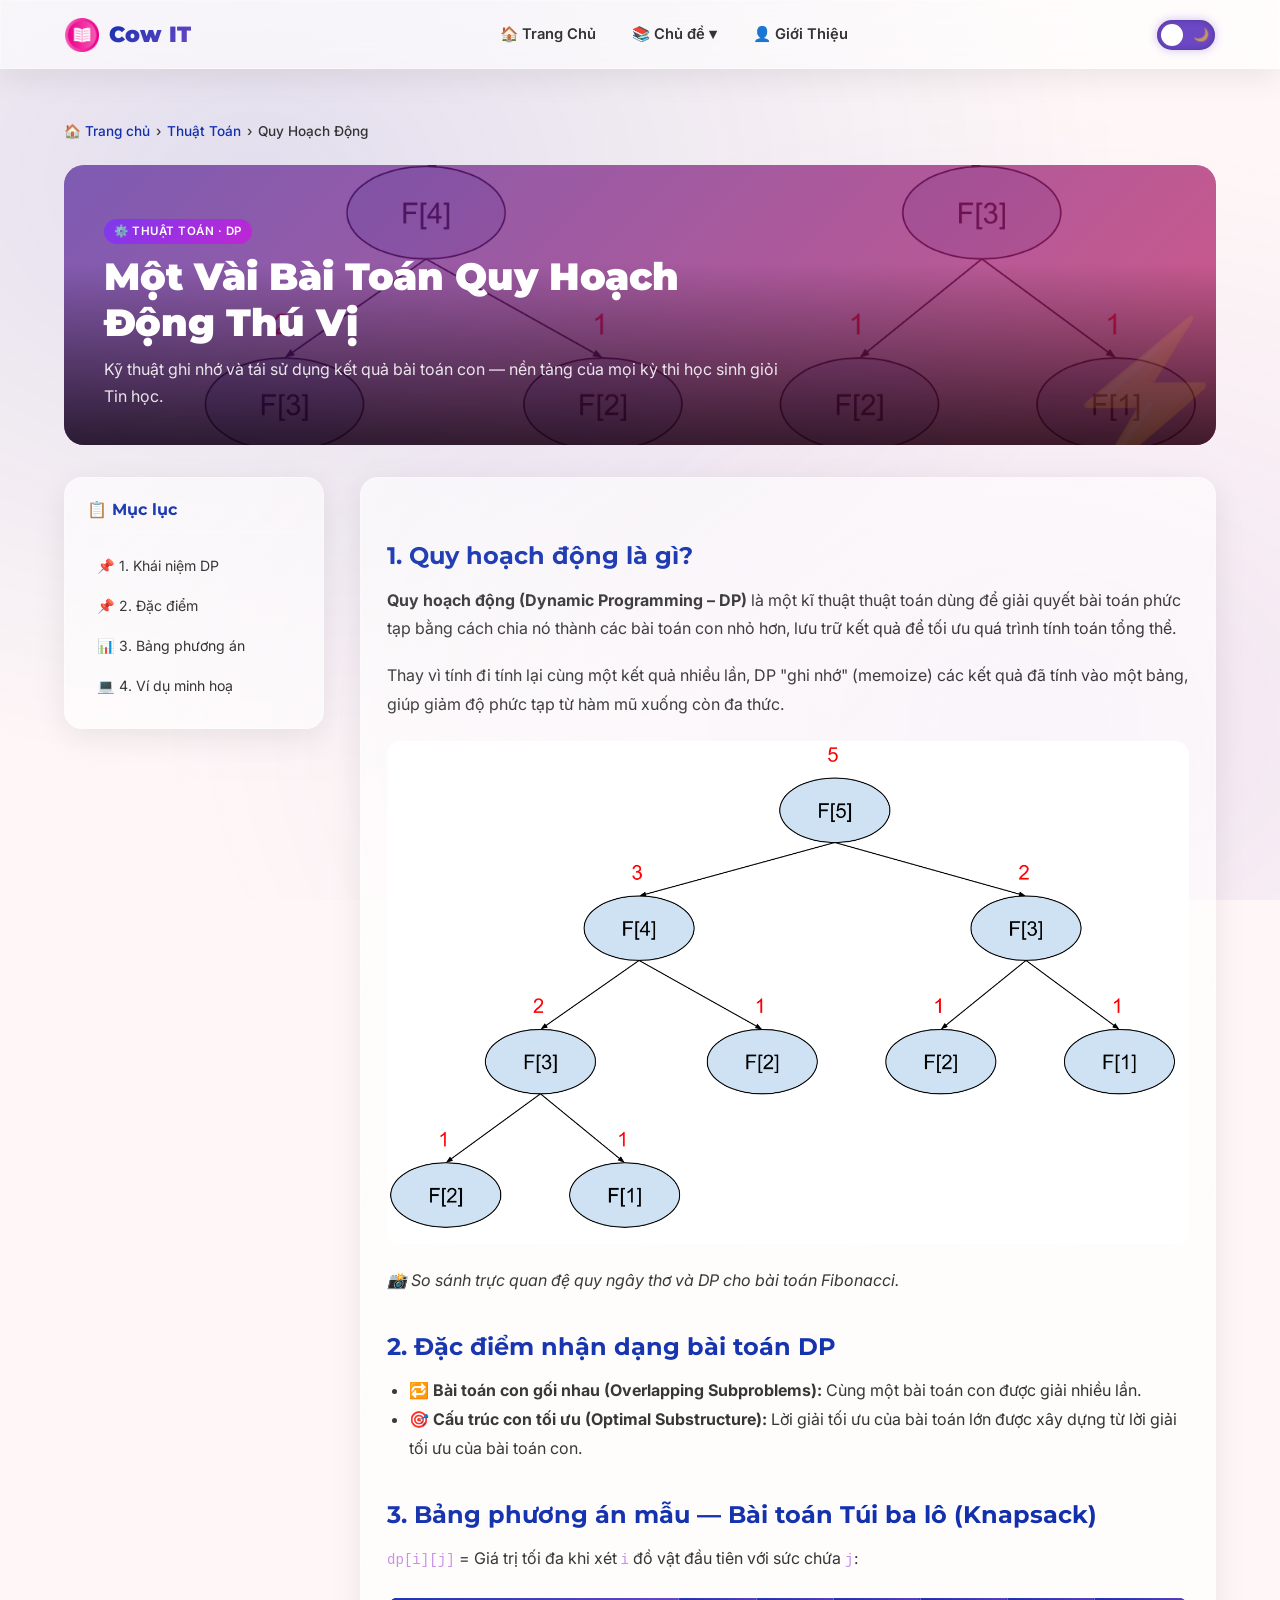
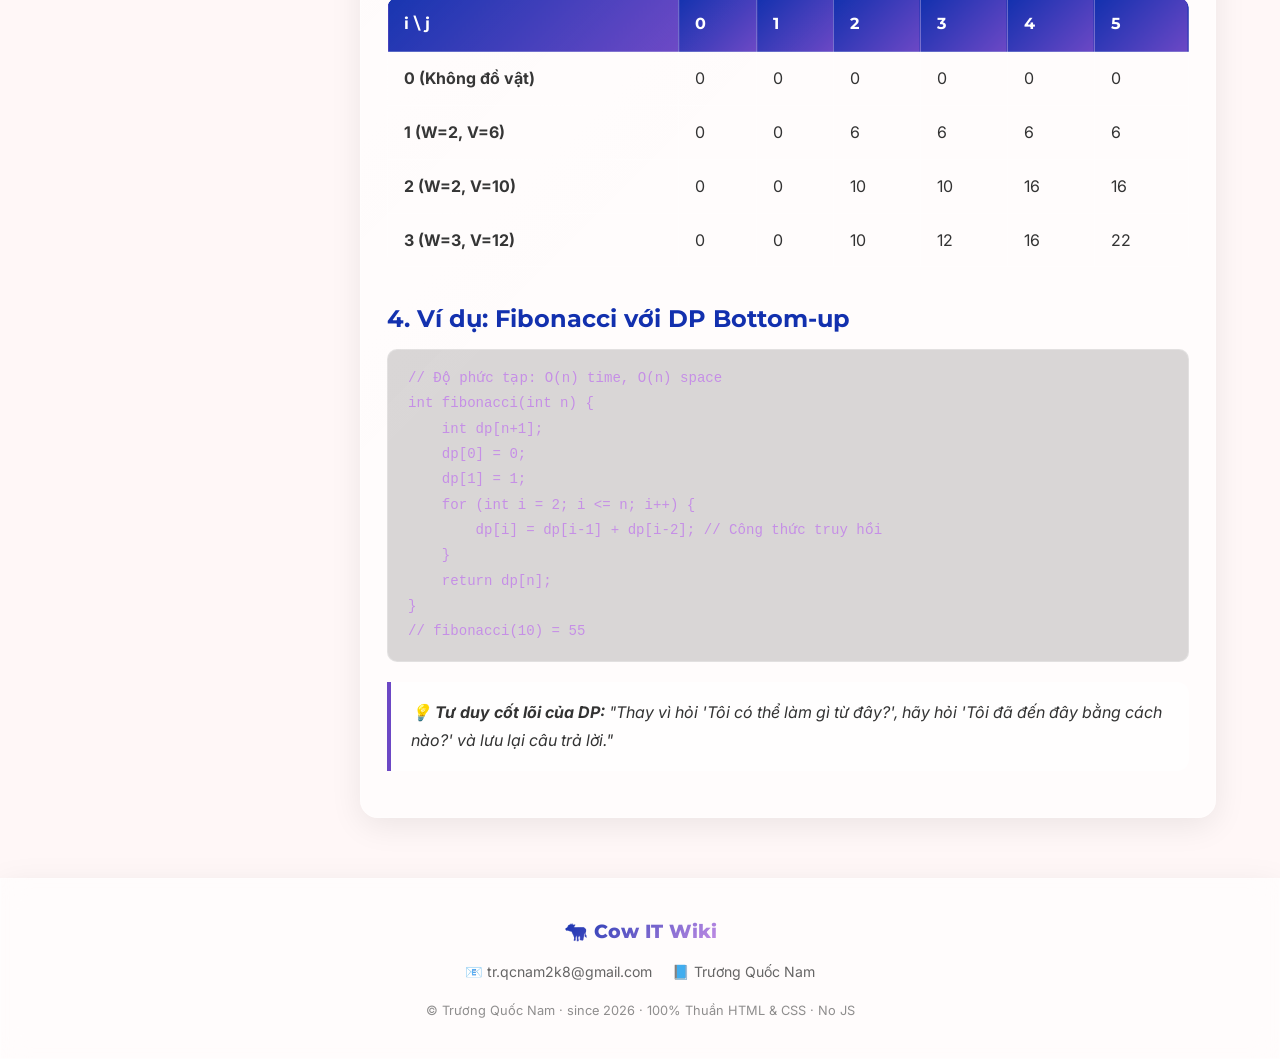
<file: src/topics/algorithms_pages/dynamic-programming.html>
<!DOCTYPE html>
<html lang="vi">

<head>
    <meta charset="UTF-8">
    <meta name="viewport" content="width=device-width, initial-scale=1.0">
    <title>Quy Hoạch Động - Cow IT</title>
    <link rel="icon" href="../../icons/icon-main.png" type="image/png">
    <link rel="stylesheet" href="../../css/style.css">
    <link rel="stylesheet" href="../../css/layout.css">
    <link rel="stylesheet" href="../../css/animation.css">
</head>

<body class="master-layout">
    <input type="checkbox" id="dark-mode-toggle">
    <header class="header glass fade-in-up">
        <div class="header__logo">
            <img src="../../icons/icon-main.png" alt="Cow IT Logo">
            <a href="../../index.html">Cow IT</a>
        </div>
        <nav class="nav">
            <ul class="nav__list">
                <li class="nav__item"><a href="../../index.html" class="nav__link">🏠 Trang Chủ</a></li>
                <li class="nav__item">
                    <a href="#" class="nav__link">📚 Chủ đề ▾</a>
                    <ul class="nav__dropdown glass">
                        <li class="nav__dropdown-item"><a href="../ai.html"><span class="dd-icon">🤖</span> Trí Tuệ Nhân
                                Tạo</a></li>
                        <li class="nav__dropdown-item"><a href="../webdev.html"><span class="dd-icon">🌐</span> Phát
                                Triển Web</a></li>
                        <li class="nav__dropdown-item"><a href="../algorithms.html"><span class="dd-icon">⚙️</span>
                                Thuật Toán</a></li>
                    </ul>
                </li>
                <li class="nav__item"><a href="../../about.html" class="nav__link">👤 Giới Thiệu</a></li>
            </ul>
        </nav>
        <div class="header__actions">
            <label for="dark-mode-toggle" class="dark-mode-label" title="Chuyển sáng/tối">
                <span class="sun-icon">☀️</span>
                <span class="moon-icon">🌙</span>
            </label>
        </div>
    </header>

    <main class="main-content">
        <ul class="breadcrumbs fade-in-up">
            <li><a href="../../index.html">🏠 Trang chủ</a></li>
            <li><a href="../algorithms.html">Thuật Toán</a></li>
            <li>Quy Hoạch Động</li>
        </ul>

        <!-- ARTICLE HERO -->
        <div class="article-hero fade-in-up" style="background:linear-gradient(135deg,#4c1d95,#be185d);">
            <div class="article-hero__bg"
                style="background-image:url('../../images/algorithms/minh-hoa-fibonacci.png');"></div>
            <div class="article-hero__overlay"></div>
            <div class="article-hero__icon">⚡</div>
            <div class="article-hero__content slide-in-left">
                <span class="tag tag--algo" style="margin-bottom:10px;">⚙️ Thuật Toán · DP</span>
                <h1>Một Vài Bài Toán Quy Hoạch Động Thú Vị</h1>
                <p>Kỹ thuật ghi nhớ và tái sử dụng kết quả bài toán con — nền tảng của mọi kỳ thi học sinh giỏi Tin học.
                </p>
            </div>
        </div>

        <div class="page-layout fade-in-up delay-2">
            <aside class="sidebar glass-card glass">
                <h3 class="sidebar__title">📋 Mục lục</h3>
                <ul class="sidebar__list">
                    <li><a href="#khainiem" class="sidebar__link">📌 1. Khái niệm DP</a></li>
                    <li><a href="#dac-diem" class="sidebar__link">📌 2. Đặc điểm</a></li>
                    <li><a href="#bangso" class="sidebar__link">📊 3. Bảng phương án</a></li>
                    <li><a href="#vi-du" class="sidebar__link">💻 4. Ví dụ minh hoạ</a></li>
                </ul>
            </aside>

            <article class="article-content glass-card glass">
                <h2 id="khainiem">1. Quy hoạch động là gì?</h2>
                <p><strong>Quy hoạch động (Dynamic Programming – DP)</strong> là một kĩ thuật thuật toán dùng để giải
                    quyết bài toán phức tạp bằng cách chia nó thành các bài toán con nhỏ hơn, lưu trữ kết quả để tối ưu
                    quá trình tính toán tổng thể.</p>
                <p>Thay vì tính đi tính lại cùng một kết quả nhiều lần, DP "ghi nhớ" (memoize) các kết quả đã tính vào
                    một bảng, giúp giảm độ phức tạp từ hàm mũ xuống còn đa thức.</p>

                <div class="img-zoom slide-in-left">
                    <img src="../../images/algorithms/minh-hoa-fibonacci.png"
                        alt="Minh hoạ Fibonacci và cây đệ quy so với DP">
                </div>
                <p><em>📸 So sánh trực quan đệ quy ngây thơ và DP cho bài toán Fibonacci.</em></p>

                <h2 id="dac-diem">2. Đặc điểm nhận dạng bài toán DP</h2>
                <ul>
                    <li>🔁 <strong>Bài toán con gối nhau (Overlapping Subproblems):</strong> Cùng một bài toán con được
                        giải nhiều lần.</li>
                    <li>🎯 <strong>Cấu trúc con tối ưu (Optimal Substructure):</strong> Lời giải tối ưu của bài toán lớn
                        được xây dựng từ lời giải tối ưu của bài toán con.</li>
                </ul>

                <h2 id="bangso">3. Bảng phương án mẫu — Bài toán Túi ba lô (Knapsack)</h2>
                <p><code>dp[i][j]</code> = Giá trị tối đa khi xét <code>i</code> đồ vật đầu tiên với sức chứa
                    <code>j</code>:</p>
                <div class="table-wrap">
                    <table>
                        <thead>
                            <tr>
                                <th>i \ j</th>
                                <th>0</th>
                                <th>1</th>
                                <th>2</th>
                                <th>3</th>
                                <th>4</th>
                                <th>5</th>
                            </tr>
                        </thead>
                        <tbody>
                            <tr>
                                <td><strong>0 (Không đồ vật)</strong></td>
                                <td>0</td>
                                <td>0</td>
                                <td>0</td>
                                <td>0</td>
                                <td>0</td>
                                <td>0</td>
                            </tr>
                            <tr>
                                <td><strong>1 (W=2, V=6)</strong></td>
                                <td>0</td>
                                <td>0</td>
                                <td>6</td>
                                <td>6</td>
                                <td>6</td>
                                <td>6</td>
                            </tr>
                            <tr>
                                <td><strong>2 (W=2, V=10)</strong></td>
                                <td>0</td>
                                <td>0</td>
                                <td>10</td>
                                <td>10</td>
                                <td>16</td>
                                <td>16</td>
                            </tr>
                            <tr>
                                <td><strong>3 (W=3, V=12)</strong></td>
                                <td>0</td>
                                <td>0</td>
                                <td>10</td>
                                <td>12</td>
                                <td>16</td>
                                <td>22</td>
                            </tr>
                        </tbody>
                    </table>
                </div>

                <h2 id="vi-du">4. Ví dụ: Fibonacci với DP Bottom-up</h2>
                <pre><code>// Độ phức tạp: O(n) time, O(n) space
int fibonacci(int n) {
    int dp[n+1];
    dp[0] = 0;
    dp[1] = 1;
    for (int i = 2; i &lt;= n; i++) {
        dp[i] = dp[i-1] + dp[i-2]; // Công thức truy hồi
    }
    return dp[n];
}
// fibonacci(10) = 55</code></pre>
                <blockquote>
                    💡 <strong>Tư duy cốt lõi của DP:</strong> <em>"Thay vì hỏi 'Tôi có thể làm gì từ đây?', hãy hỏi
                        'Tôi đã đến đây bằng cách nào?' và lưu lại câu trả lời."</em>
                </blockquote>
            </article>
        </div>
    </main>

    <footer class="footer glass">
        <div class="footer__inner">
            <div class="footer__brand">🐄 Cow IT Wiki</div>
            <div class="footer__links">
                <a href="mailto:tr.qcnam2k8@gmail.com">📧 tr.qcnam2k8@gmail.com</a>
                <a href="https://www.facebook.com/truongquocnam.2k8" target="_blank" rel="noopener">📘 Trương Quốc
                    Nam</a>
            </div>
            <div class="footer__copy">© Trương Quốc Nam · since 2026 · 100% Thuần HTML &amp; CSS · No JS</div>
        </div>
    </footer>
</body>

</html>
</file>
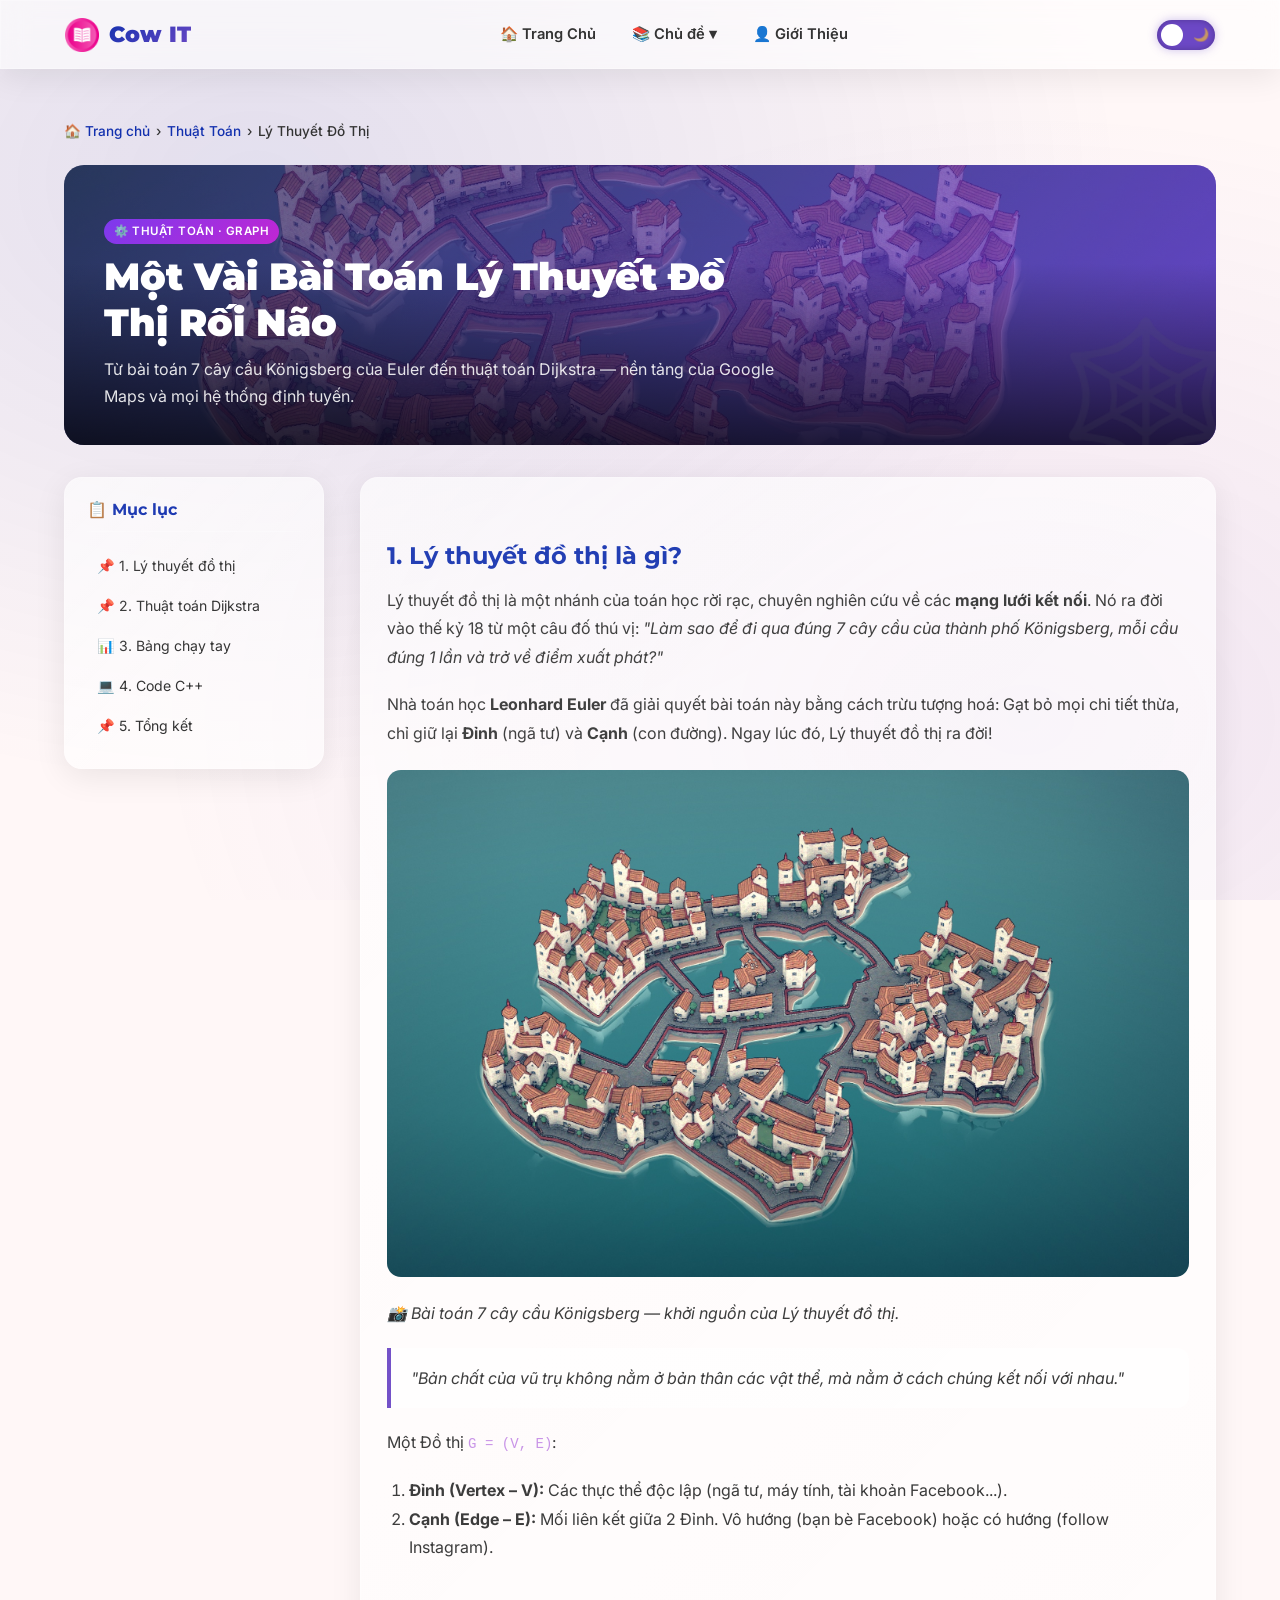
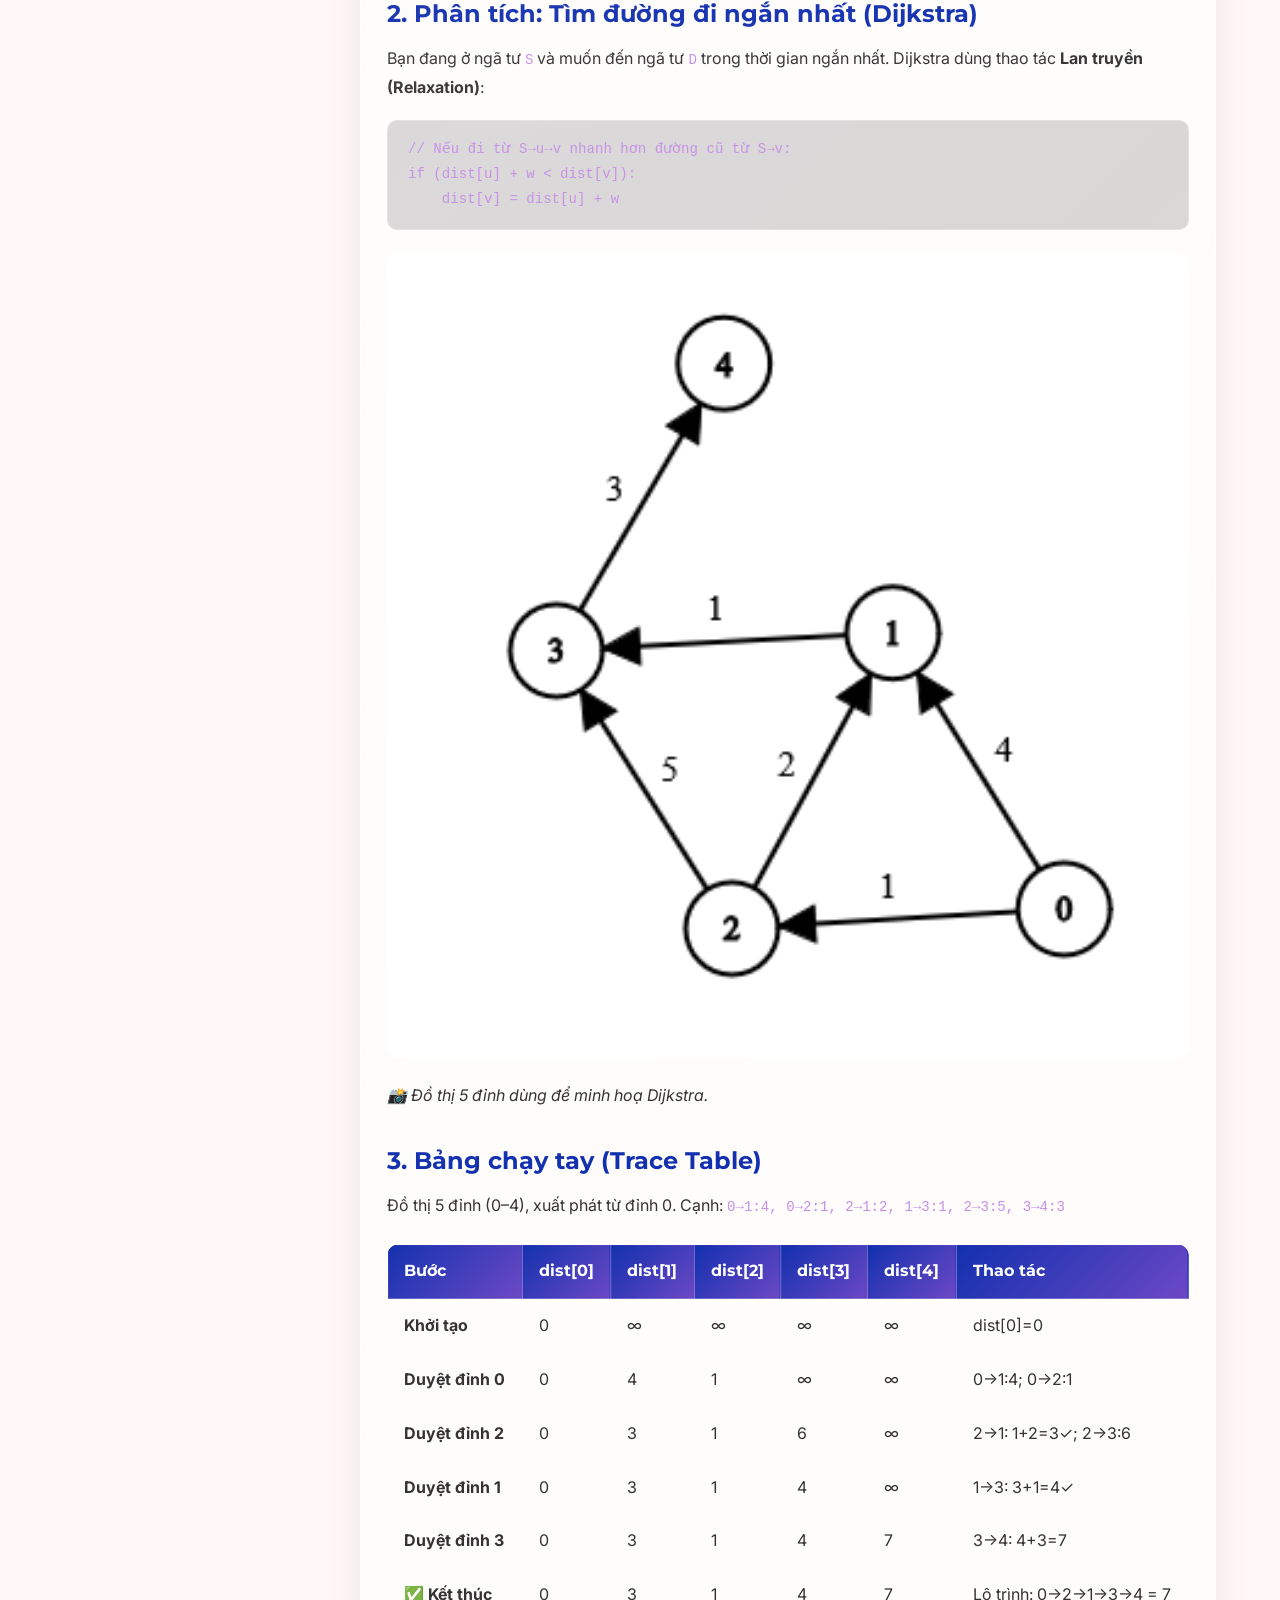
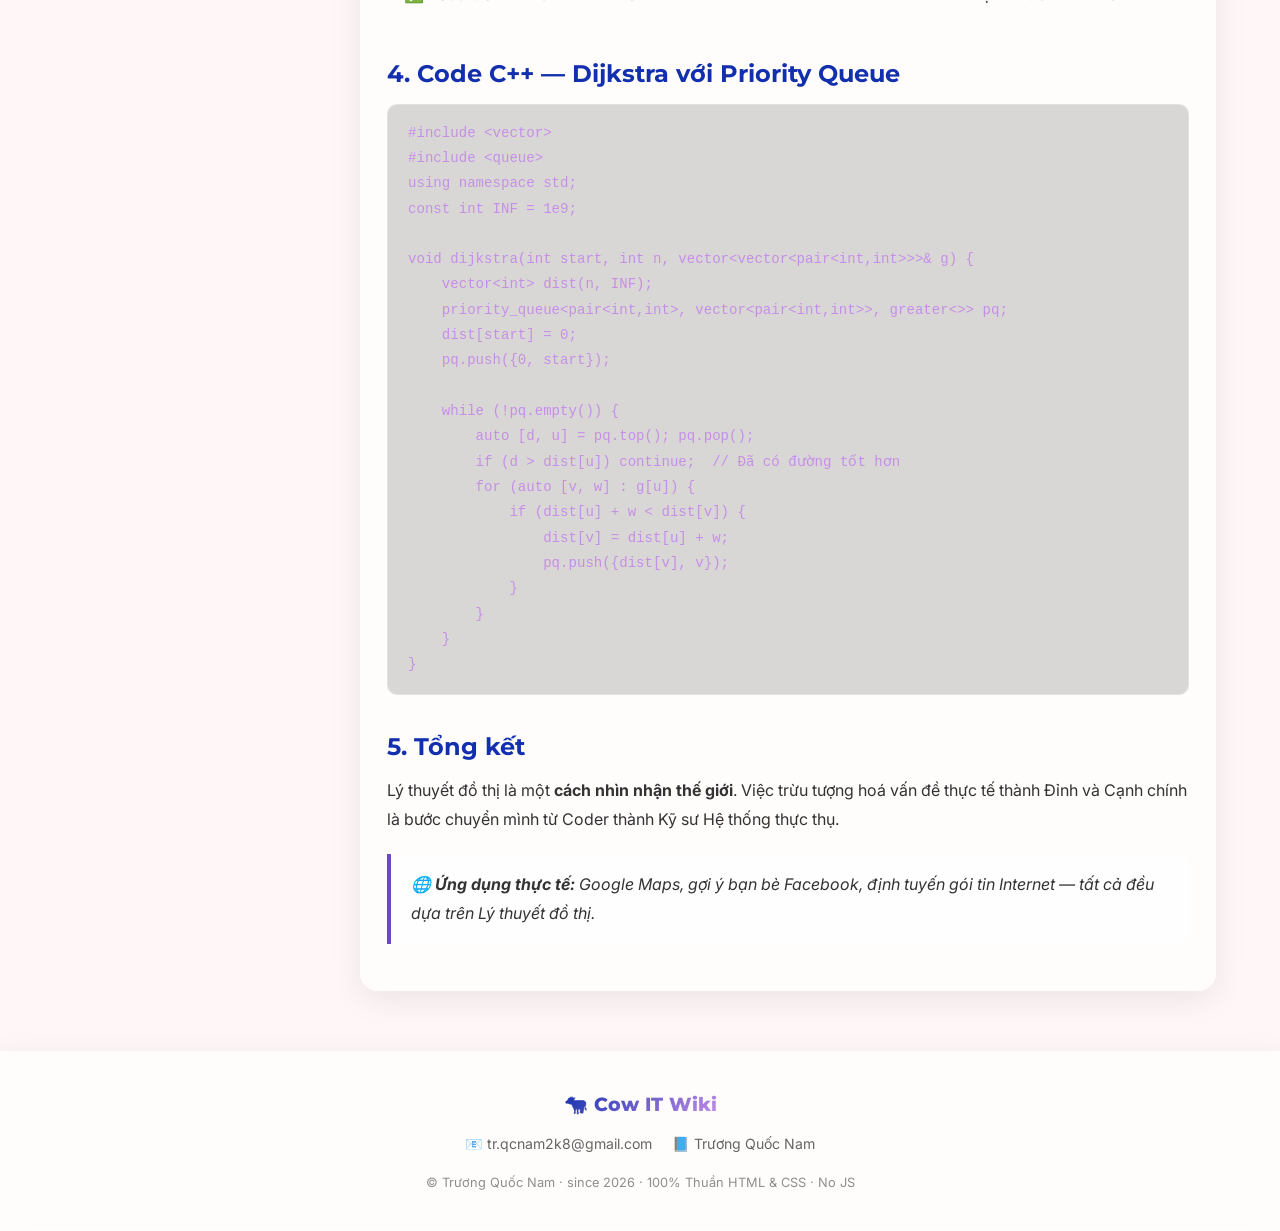
<file: src/topics/algorithms_pages/graph-theory.html>
<!DOCTYPE html>
<html lang="vi">

<head>
    <meta charset="UTF-8">
    <meta name="viewport" content="width=device-width, initial-scale=1.0">
    <title>Lý Thuyết Đồ Thị - Cow IT</title>
    <link rel="icon" href="../../icons/icon-main.png" type="image/png">
    <link rel="stylesheet" href="../../css/style.css">
    <link rel="stylesheet" href="../../css/layout.css">
    <link rel="stylesheet" href="../../css/animation.css">
</head>

<body class="master-layout">
    <input type="checkbox" id="dark-mode-toggle">
    <header class="header glass fade-in-up">
        <div class="header__logo">
            <img src="../../icons/icon-main.png" alt="Cow IT Logo">
            <a href="../../index.html">Cow IT</a>
        </div>
        <nav class="nav">
            <ul class="nav__list">
                <li class="nav__item"><a href="../../index.html" class="nav__link">🏠 Trang Chủ</a></li>
                <li class="nav__item">
                    <a href="#" class="nav__link">📚 Chủ đề ▾</a>
                    <ul class="nav__dropdown glass">
                        <li class="nav__dropdown-item"><a href="../ai.html"><span class="dd-icon">🤖</span> Trí Tuệ Nhân
                                Tạo</a></li>
                        <li class="nav__dropdown-item"><a href="../webdev.html"><span class="dd-icon">🌐</span> Phát
                                Triển Web</a></li>
                        <li class="nav__dropdown-item"><a href="../algorithms.html"><span class="dd-icon">⚙️</span>
                                Thuật Toán</a></li>
                    </ul>
                </li>
                <li class="nav__item"><a href="../../about.html" class="nav__link">👤 Giới Thiệu</a></li>
            </ul>
        </nav>
        <div class="header__actions">
            <label for="dark-mode-toggle" class="dark-mode-label" title="Chuyển sáng/tối">
                <span class="sun-icon">☀️</span>
                <span class="moon-icon">🌙</span>
            </label>
        </div>
    </header>

    <main class="main-content">
        <ul class="breadcrumbs fade-in-up">
            <li><a href="../../index.html">🏠 Trang chủ</a></li>
            <li><a href="../algorithms.html">Thuật Toán</a></li>
            <li>Lý Thuyết Đồ Thị</li>
        </ul>

        <!-- ARTICLE HERO -->
        <div class="article-hero fade-in-up" style="background:linear-gradient(135deg,#1e1b4b,#7c3aed);">
            <div class="article-hero__bg"
                style="background-image:url('../../images/algorithms/7-bridges-of-konigsberg.jpg');"></div>
            <div class="article-hero__overlay"></div>
            <div class="article-hero__icon">🕸️</div>
            <div class="article-hero__content slide-in-left">
                <span class="tag tag--algo" style="margin-bottom:10px;">⚙️ Thuật Toán · Graph</span>
                <h1>Một Vài Bài Toán Lý Thuyết Đồ Thị Rối Não</h1>
                <p>Từ bài toán 7 cây cầu Königsberg của Euler đến thuật toán Dijkstra — nền tảng của Google Maps và mọi
                    hệ thống định tuyến.</p>
            </div>
        </div>

        <div class="page-layout fade-in-up delay-2">
            <aside class="sidebar glass-card glass">
                <h3 class="sidebar__title">📋 Mục lục</h3>
                <ul class="sidebar__list">
                    <li><a href="#modau" class="sidebar__link">📌 1. Lý thuyết đồ thị</a></li>
                    <li><a href="#dijkstra" class="sidebar__link">📌 2. Thuật toán Dijkstra</a></li>
                    <li><a href="#bangchay" class="sidebar__link">📊 3. Bảng chạy tay</a></li>
                    <li><a href="#code" class="sidebar__link">💻 4. Code C++</a></li>
                    <li><a href="#tongket" class="sidebar__link">📌 5. Tổng kết</a></li>
                </ul>
            </aside>

            <article class="article-content glass-card glass">
                <h2 id="modau">1. Lý thuyết đồ thị là gì?</h2>
                <p>Lý thuyết đồ thị là một nhánh của toán học rời rạc, chuyên nghiên cứu về các <strong>mạng lưới kết
                        nối</strong>. Nó ra đời vào thế kỷ 18 từ một câu đố thú vị: <em>"Làm sao để đi qua đúng 7 cây
                        cầu của thành phố Königsberg, mỗi cầu đúng 1 lần và trở về điểm xuất phát?"</em></p>
                <p>Nhà toán học <strong>Leonhard Euler</strong> đã giải quyết bài toán này bằng cách trừu tượng hoá: Gạt
                    bỏ mọi chi tiết thừa, chỉ giữ lại <strong>Đỉnh</strong> (ngã tư) và <strong>Cạnh</strong> (con
                    đường). Ngay lúc đó, Lý thuyết đồ thị ra đời!</p>

                <div class="img-zoom slide-in-left">
                    <img src="../../images/algorithms/7-bridges-of-konigsberg.jpg"
                        alt="Bản đồ 7 cây cầu Königsberg và mô hình đồ thị tương ứng">
                </div>
                <p><em>📸 Bài toán 7 cây cầu Königsberg — khởi nguồn của Lý thuyết đồ thị.</em></p>

                <blockquote><em>"Bản chất của vũ trụ không nằm ở bản thân các vật thể, mà nằm ở cách chúng kết nối với
                        nhau."</em></blockquote>

                <p>Một Đồ thị <code>G = (V, E)</code>:</p>
                <ol>
                    <li><strong>Đỉnh (Vertex – V):</strong> Các thực thể độc lập (ngã tư, máy tính, tài khoản
                        Facebook...).</li>
                    <li><strong>Cạnh (Edge – E):</strong> Mối liên kết giữa 2 Đỉnh. Vô hướng (bạn bè Facebook) hoặc có
                        hướng (follow Instagram).</li>
                </ol>

                <h2 id="dijkstra">2. Phân tích: Tìm đường đi ngắn nhất (Dijkstra)</h2>
                <p>Bạn đang ở ngã tư <code>S</code> và muốn đến ngã tư <code>D</code> trong thời gian ngắn nhất.
                    Dijkstra dùng thao tác <strong>Lan truyền (Relaxation)</strong>:</p>
                <pre><code>// Nếu đi từ S→u→v nhanh hơn đường cũ từ S→v:
if (dist[u] + w &lt; dist[v]):
    dist[v] = dist[u] + w</code></pre>

                <div class="img-zoom slide-in-left">
                    <img src="../../images/algorithms/dijkstra.png"
                        alt="Đồ thị minh hoạ thuật toán Dijkstra với 5 đỉnh">
                </div>
                <p><em>📸 Đồ thị 5 đỉnh dùng để minh hoạ Dijkstra.</em></p>

                <h2 id="bangchay">3. Bảng chạy tay (Trace Table)</h2>
                <p>Đồ thị 5 đỉnh (0–4), xuất phát từ đỉnh 0. Cạnh: <code>0→1:4, 0→2:1, 2→1:2, 1→3:1, 2→3:5, 3→4:3</code>
                </p>
                <div class="table-wrap">
                    <table>
                        <thead>
                            <tr>
                                <th>Bước</th>
                                <th>dist[0]</th>
                                <th>dist[1]</th>
                                <th>dist[2]</th>
                                <th>dist[3]</th>
                                <th>dist[4]</th>
                                <th>Thao tác</th>
                            </tr>
                        </thead>
                        <tbody>
                            <tr>
                                <td><strong>Khởi tạo</strong></td>
                                <td>0</td>
                                <td>∞</td>
                                <td>∞</td>
                                <td>∞</td>
                                <td>∞</td>
                                <td>dist[0]=0</td>
                            </tr>
                            <tr>
                                <td><strong>Duyệt đỉnh 0</strong></td>
                                <td>0</td>
                                <td>4</td>
                                <td>1</td>
                                <td>∞</td>
                                <td>∞</td>
                                <td>0→1:4; 0→2:1</td>
                            </tr>
                            <tr>
                                <td><strong>Duyệt đỉnh 2</strong></td>
                                <td>0</td>
                                <td>3</td>
                                <td>1</td>
                                <td>6</td>
                                <td>∞</td>
                                <td>2→1: 1+2=3✓; 2→3:6</td>
                            </tr>
                            <tr>
                                <td><strong>Duyệt đỉnh 1</strong></td>
                                <td>0</td>
                                <td>3</td>
                                <td>1</td>
                                <td>4</td>
                                <td>∞</td>
                                <td>1→3: 3+1=4✓</td>
                            </tr>
                            <tr>
                                <td><strong>Duyệt đỉnh 3</strong></td>
                                <td>0</td>
                                <td>3</td>
                                <td>1</td>
                                <td>4</td>
                                <td>7</td>
                                <td>3→4: 4+3=7</td>
                            </tr>
                            <tr>
                                <td><strong>✅ Kết thúc</strong></td>
                                <td>0</td>
                                <td>3</td>
                                <td>1</td>
                                <td>4</td>
                                <td>7</td>
                                <td>Lộ trình: 0→2→1→3→4 = 7</td>
                            </tr>
                        </tbody>
                    </table>
                </div>

                <h2 id="code">4. Code C++ — Dijkstra với Priority Queue</h2>
                <pre><code>#include &lt;vector&gt;
#include &lt;queue&gt;
using namespace std;
const int INF = 1e9;

void dijkstra(int start, int n, vector&lt;vector&lt;pair&lt;int,int&gt;&gt;&gt;&amp; g) {
    vector&lt;int&gt; dist(n, INF);
    priority_queue&lt;pair&lt;int,int&gt;, vector&lt;pair&lt;int,int&gt;&gt;, greater&lt;&gt;&gt; pq;
    dist[start] = 0;
    pq.push({0, start});

    while (!pq.empty()) {
        auto [d, u] = pq.top(); pq.pop();
        if (d &gt; dist[u]) continue;  // Đã có đường tốt hơn
        for (auto [v, w] : g[u]) {
            if (dist[u] + w &lt; dist[v]) {
                dist[v] = dist[u] + w;
                pq.push({dist[v], v});
            }
        }
    }
}</code></pre>

                <h2 id="tongket">5. Tổng kết</h2>
                <p>Lý thuyết đồ thị là một <strong>cách nhìn nhận thế giới</strong>. Việc trừu tượng hoá vấn đề thực tế
                    thành Đỉnh và Cạnh chính là bước chuyển mình từ Coder thành Kỹ sư Hệ thống thực thụ.</p>
                <blockquote>🌐 <strong>Ứng dụng thực tế:</strong> Google Maps, gợi ý bạn bè Facebook, định tuyến gói tin
                    Internet — tất cả đều dựa trên Lý thuyết đồ thị.</blockquote>
            </article>
        </div>
    </main>

    <footer class="footer glass">
        <div class="footer__inner">
            <div class="footer__brand">🐄 Cow IT Wiki</div>
            <div class="footer__links">
                <a href="mailto:tr.qcnam2k8@gmail.com">📧 tr.qcnam2k8@gmail.com</a>
                <a href="https://www.facebook.com/truongquocnam.2k8" target="_blank" rel="noopener">📘 Trương Quốc
                    Nam</a>
            </div>
            <div class="footer__copy">© Trương Quốc Nam · since 2026 · 100% Thuần HTML &amp; CSS · No JS</div>
        </div>
    </footer>
</body>

</html>
</file>
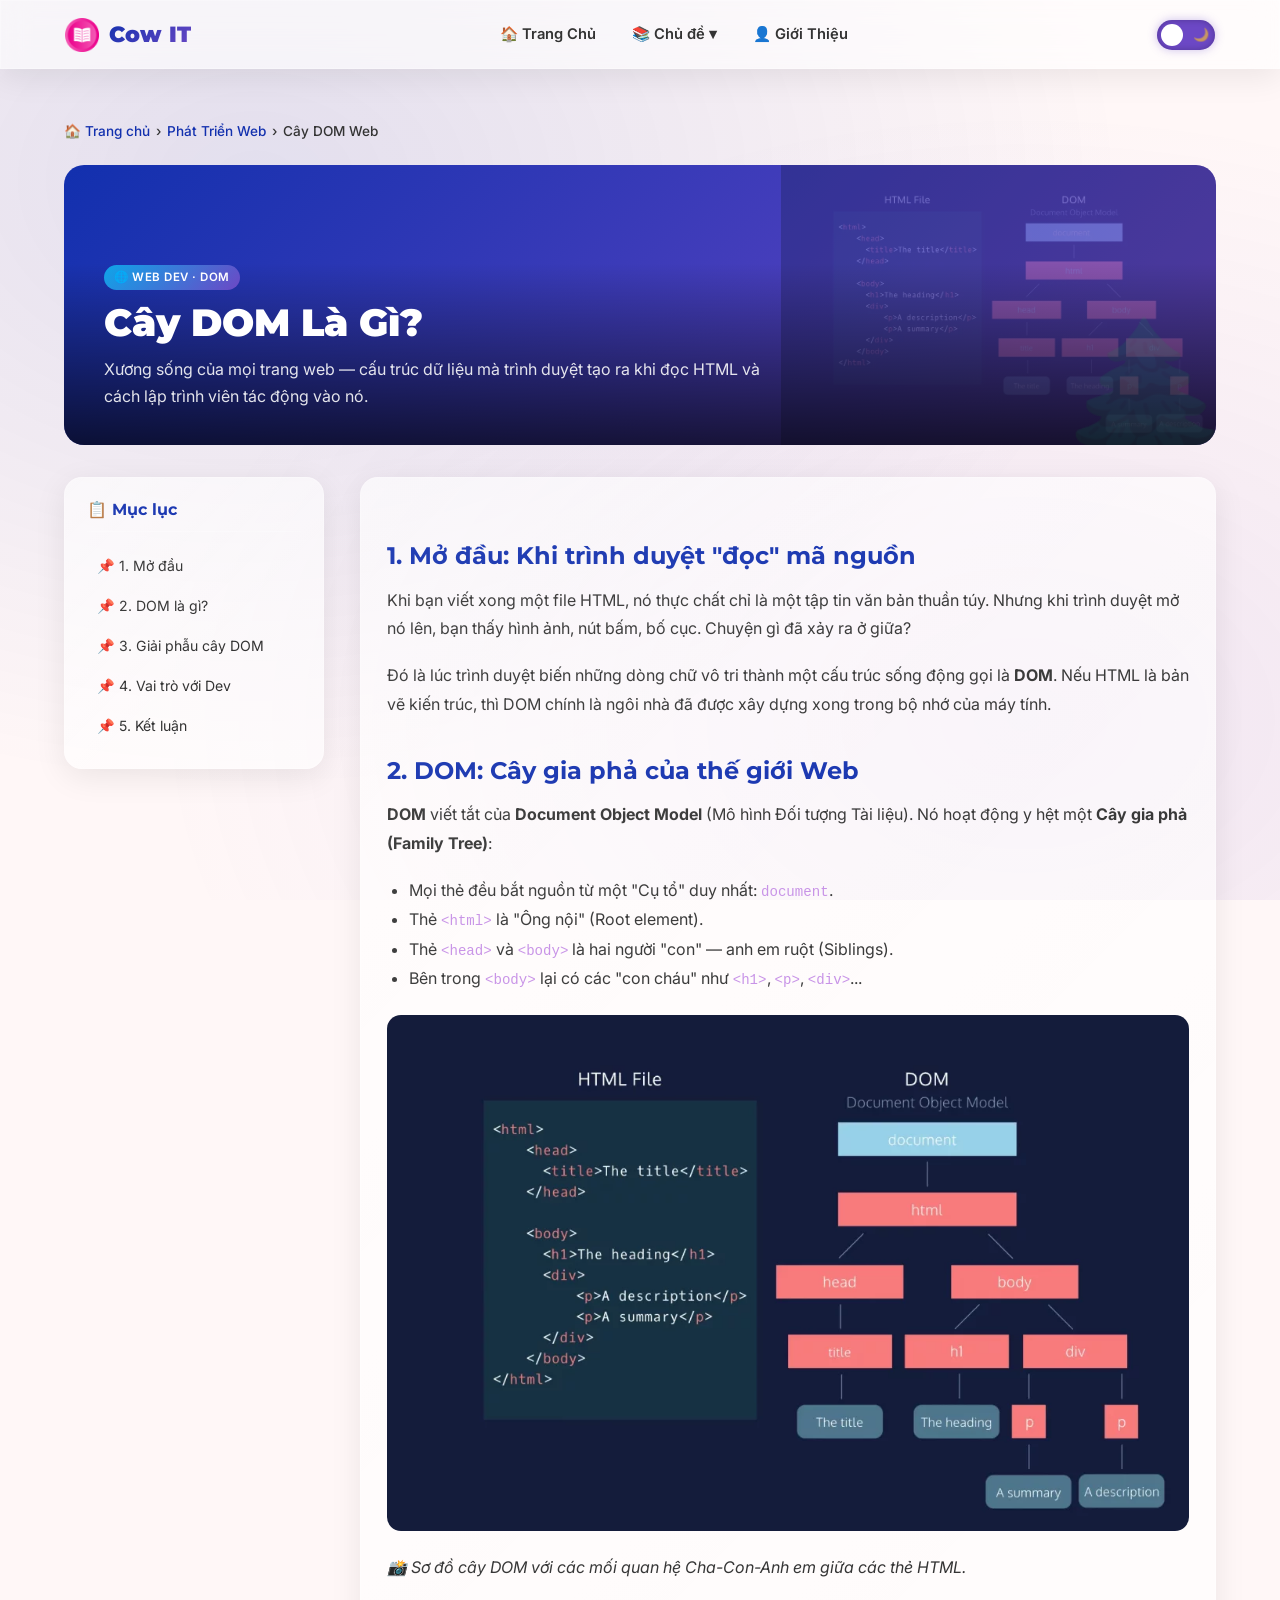
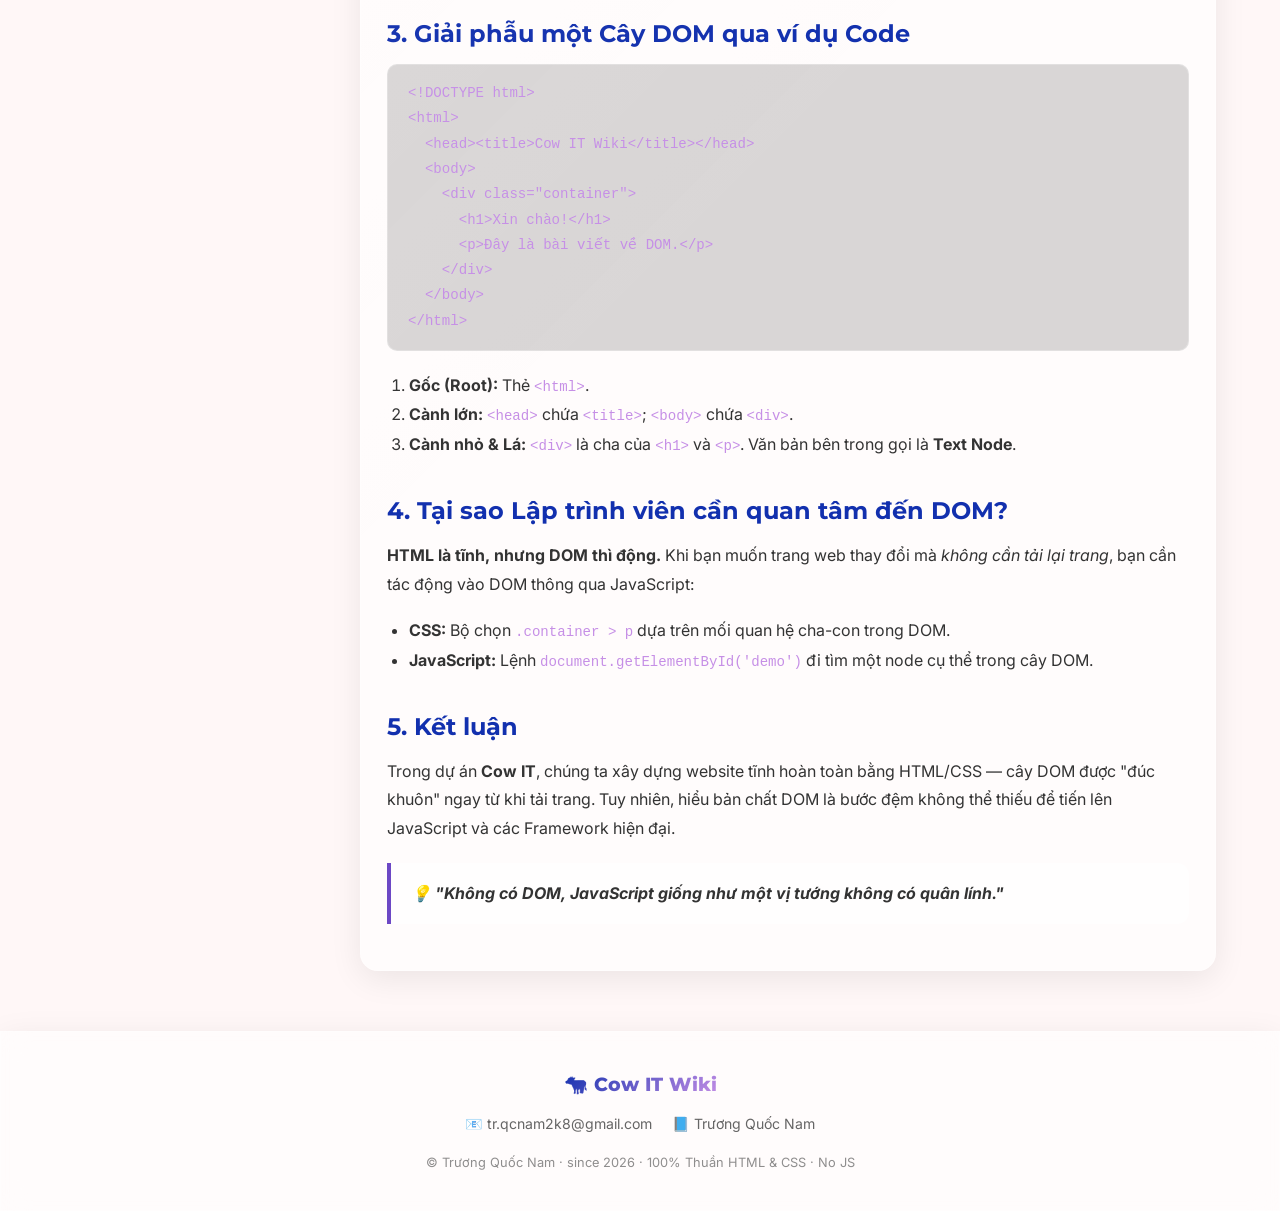
<file: src/topics/webdev_pages/dom-tree.html>
<!DOCTYPE html>
<html lang="vi">

<head>
    <meta charset="UTF-8">
    <meta name="viewport" content="width=device-width, initial-scale=1.0">
    <title>Cây DOM - Cow IT</title>
    <link rel="icon" href="../../icons/icon-main.png" type="image/png">
    <link rel="stylesheet" href="../../css/style.css">
    <link rel="stylesheet" href="../../css/layout.css">
    <link rel="stylesheet" href="../../css/animation.css">
</head>

<body class="master-layout">
    <input type="checkbox" id="dark-mode-toggle">
    <header class="header glass fade-in-up">
        <div class="header__logo">
            <img src="../../icons/icon-main.png" alt="Cow IT Logo">
            <a href="../../index.html">Cow IT</a>
        </div>
        <nav class="nav">
            <ul class="nav__list">
                <li class="nav__item"><a href="../../index.html" class="nav__link">🏠 Trang Chủ</a></li>
                <li class="nav__item">
                    <a href="#" class="nav__link">📚 Chủ đề ▾</a>
                    <ul class="nav__dropdown glass">
                        <li class="nav__dropdown-item"><a href="../ai.html"><span class="dd-icon">🤖</span> Trí Tuệ Nhân
                                Tạo</a></li>
                        <li class="nav__dropdown-item"><a href="../webdev.html"><span class="dd-icon">🌐</span> Phát
                                Triển Web</a></li>
                        <li class="nav__dropdown-item"><a href="../algorithms.html"><span class="dd-icon">⚙️</span>
                                Thuật Toán</a></li>
                    </ul>
                </li>
                <li class="nav__item"><a href="../../about.html" class="nav__link">👤 Giới Thiệu</a></li>
            </ul>
        </nav>
        <div class="header__actions">
            <label for="dark-mode-toggle" class="dark-mode-label" title="Chuyển sáng/tối">
                <span class="sun-icon">☀️</span>
                <span class="moon-icon">🌙</span>
            </label>
        </div>
    </header>

    <main class="main-content">
        <ul class="breadcrumbs fade-in-up">
            <li><a href="../../index.html">🏠 Trang chủ</a></li>
            <li><a href="../webdev.html">Phát Triển Web</a></li>
            <li>Cây DOM Web</li>
        </ul>

        <!-- ARTICLE HERO -->
        <div class="article-hero fade-in-up">
            <div class="article-hero__bg"
                style="background-image:url('../../images/webdev/dom-tree-diagram.webp');background-size:contain;background-repeat:no-repeat;background-position:right center;">
            </div>
            <div class="article-hero__overlay"></div>
            <div class="article-hero__icon">🌲</div>
            <div class="article-hero__content slide-in-left">
                <span class="tag tag--web" style="margin-bottom:10px;">🌐 Web Dev · DOM</span>
                <h1>Cây DOM Là Gì?</h1>
                <p>Xương sống của mọi trang web — cấu trúc dữ liệu mà trình duyệt tạo ra khi đọc HTML và cách lập trình
                    viên tác động vào nó.</p>
            </div>
        </div>

        <div class="page-layout fade-in-up delay-2">
            <aside class="sidebar glass-card glass">
                <h3 class="sidebar__title">📋 Mục lục</h3>
                <ul class="sidebar__list">
                    <li><a href="#modau" class="sidebar__link">📌 1. Mở đầu</a></li>
                    <li><a href="#dom" class="sidebar__link">📌 2. DOM là gì?</a></li>
                    <li><a href="#giaiphau" class="sidebar__link">📌 3. Giải phẫu cây DOM</a></li>
                    <li><a href="#ungdung" class="sidebar__link">📌 4. Vai trò với Dev</a></li>
                    <li><a href="#ketluan" class="sidebar__link">📌 5. Kết luận</a></li>
                </ul>
            </aside>

            <article class="article-content glass-card glass">
                <h2 id="modau">1. Mở đầu: Khi trình duyệt "đọc" mã nguồn</h2>
                <p>Khi bạn viết xong một file HTML, nó thực chất chỉ là một tập tin văn bản thuần túy. Nhưng khi trình
                    duyệt mở nó lên, bạn thấy hình ảnh, nút bấm, bố cục. Chuyện gì đã xảy ra ở giữa?</p>
                <p>Đó là lúc trình duyệt biến những dòng chữ vô tri thành một cấu trúc sống động gọi là
                    <strong>DOM</strong>. Nếu HTML là bản vẽ kiến trúc, thì DOM chính là ngôi nhà đã được xây dựng xong
                    trong bộ nhớ của máy tính.</p>

                <h2 id="dom">2. DOM: Cây gia phả của thế giới Web</h2>
                <p><strong>DOM</strong> viết tắt của <strong>Document Object Model</strong> (Mô hình Đối tượng Tài
                    liệu). Nó hoạt động y hệt một <strong>Cây gia phả (Family Tree)</strong>:</p>
                <ul>
                    <li>Mọi thẻ đều bắt nguồn từ một "Cụ tổ" duy nhất: <code>document</code>.</li>
                    <li>Thẻ <code>&lt;html&gt;</code> là "Ông nội" (Root element).</li>
                    <li>Thẻ <code>&lt;head&gt;</code> và <code>&lt;body&gt;</code> là hai người "con" — anh em ruột
                        (Siblings).</li>
                    <li>Bên trong <code>&lt;body&gt;</code> lại có các "con cháu" như <code>&lt;h1&gt;</code>,
                        <code>&lt;p&gt;</code>, <code>&lt;div&gt;</code>...</li>
                </ul>

                <div class="img-zoom slide-in-left">
                    <img src="../../images/webdev/dom-tree-diagram.webp"
                        alt="Sơ đồ cây DOM – Document, HTML, Head, Body và các node con">
                </div>
                <p><em>📸 Sơ đồ cây DOM với các mối quan hệ Cha-Con-Anh em giữa các thẻ HTML.</em></p>

                <h2 id="giaiphau">3. Giải phẫu một Cây DOM qua ví dụ Code</h2>
                <pre><code>&lt;!DOCTYPE html&gt;
&lt;html&gt;
  &lt;head&gt;&lt;title&gt;Cow IT Wiki&lt;/title&gt;&lt;/head&gt;
  &lt;body&gt;
    &lt;div class="container"&gt;
      &lt;h1&gt;Xin chào!&lt;/h1&gt;
      &lt;p&gt;Đây là bài viết về DOM.&lt;/p&gt;
    &lt;/div&gt;
  &lt;/body&gt;
&lt;/html&gt;</code></pre>

                <ol>
                    <li><strong>Gốc (Root):</strong> Thẻ <code>&lt;html&gt;</code>.</li>
                    <li><strong>Cành lớn:</strong> <code>&lt;head&gt;</code> chứa <code>&lt;title&gt;</code>;
                        <code>&lt;body&gt;</code> chứa <code>&lt;div&gt;</code>.</li>
                    <li><strong>Cành nhỏ & Lá:</strong> <code>&lt;div&gt;</code> là cha của <code>&lt;h1&gt;</code> và
                        <code>&lt;p&gt;</code>. Văn bản bên trong gọi là <strong>Text Node</strong>.</li>
                </ol>

                <h2 id="ungdung">4. Tại sao Lập trình viên cần quan tâm đến DOM?</h2>
                <p><strong>HTML là tĩnh, nhưng DOM thì động.</strong> Khi bạn muốn trang web thay đổi mà <em>không cần
                        tải lại trang</em>, bạn cần tác động vào DOM thông qua JavaScript:</p>
                <ul>
                    <li><strong>CSS:</strong> Bộ chọn <code>.container &gt; p</code> dựa trên mối quan hệ cha-con trong
                        DOM.</li>
                    <li><strong>JavaScript:</strong> Lệnh <code>document.getElementById('demo')</code> đi tìm một node
                        cụ thể trong cây DOM.</li>
                </ul>

                <h2 id="ketluan">5. Kết luận</h2>
                <p>Trong dự án <strong>Cow IT</strong>, chúng ta xây dựng website tĩnh hoàn toàn bằng HTML/CSS — cây DOM
                    được "đúc khuôn" ngay từ khi tải trang. Tuy nhiên, hiểu bản chất DOM là bước đệm không thể thiếu để
                    tiến lên JavaScript và các Framework hiện đại.</p>
                <blockquote>
                    💡 <strong>"Không có DOM, JavaScript giống như một vị tướng không có quân lính."</strong>
                </blockquote>
            </article>
        </div>
    </main>

    <footer class="footer glass">
        <div class="footer__inner">
            <div class="footer__brand">🐄 Cow IT Wiki</div>
            <div class="footer__links">
                <a href="mailto:tr.qcnam2k8@gmail.com">📧 tr.qcnam2k8@gmail.com</a>
                <a href="https://www.facebook.com/truongquocnam.2k8" target="_blank" rel="noopener">📘 Trương Quốc
                    Nam</a>
            </div>
            <div class="footer__copy">© Trương Quốc Nam · since 2026 · 100% Thuần HTML &amp; CSS · No JS</div>
        </div>
    </footer>
</body>

</html>
</file>
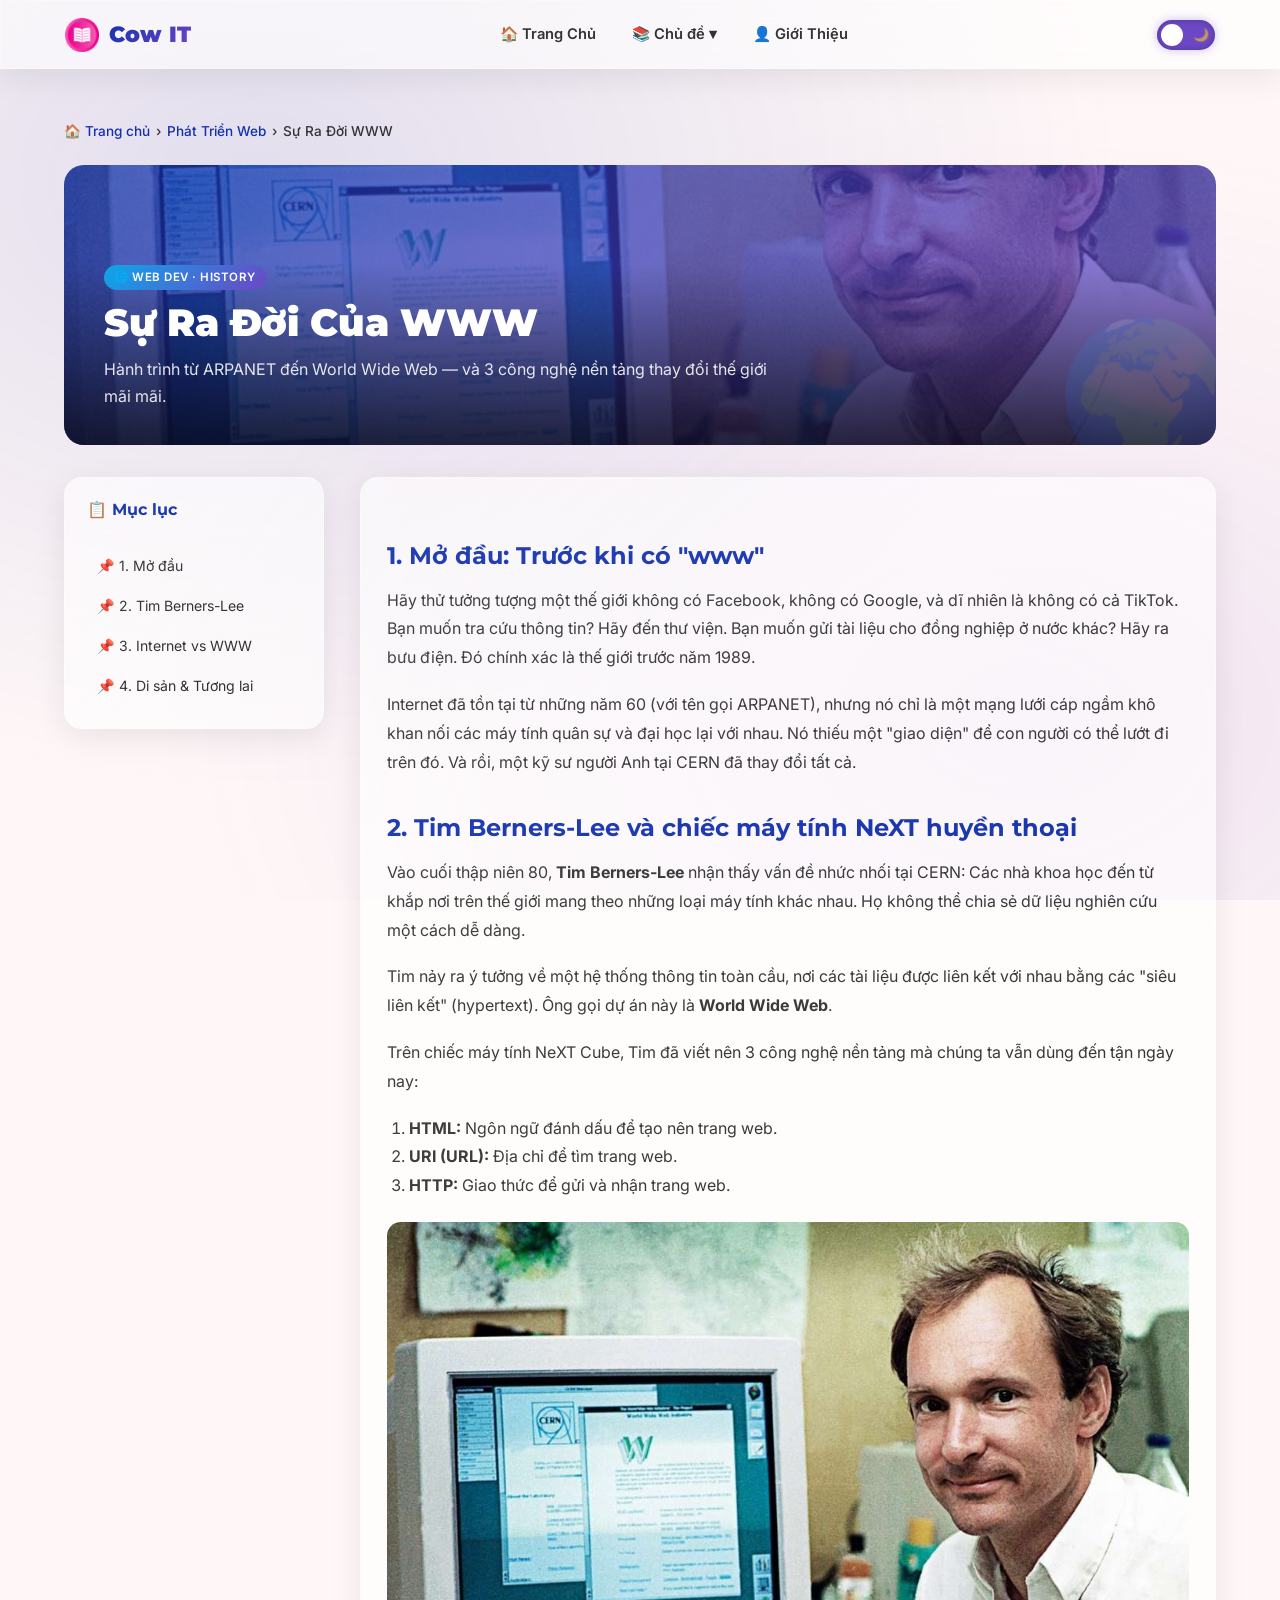
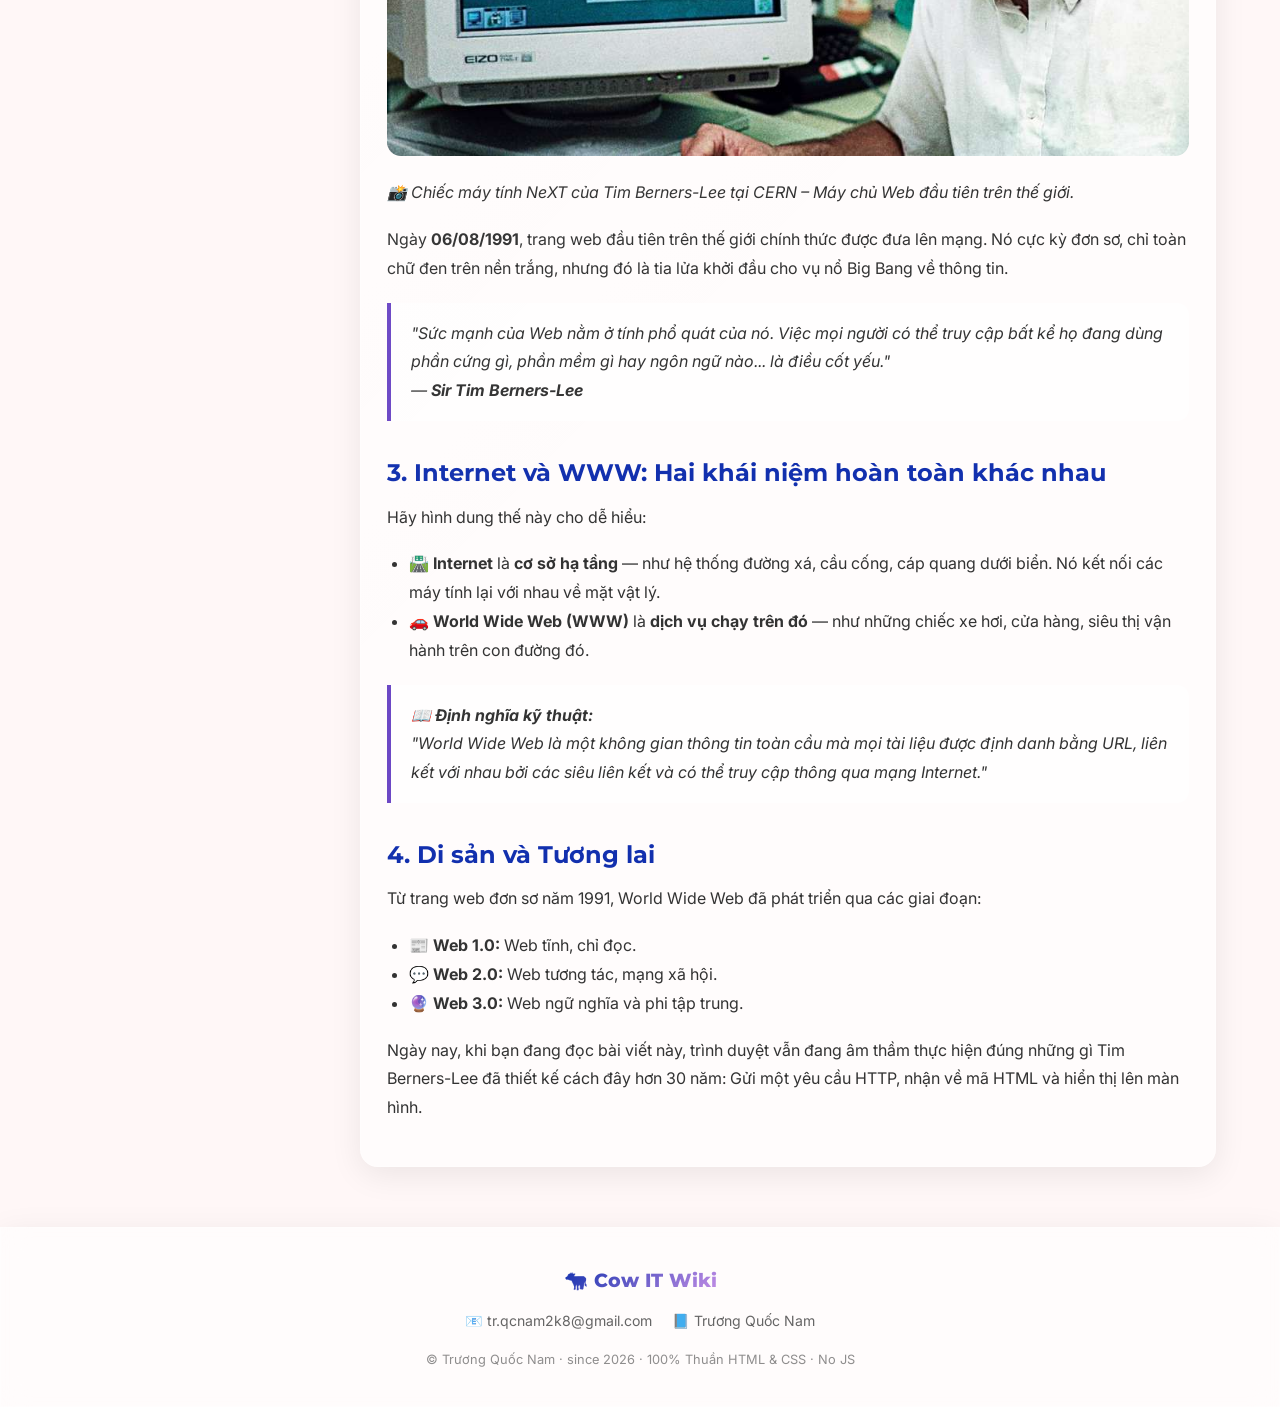
<file: src/topics/webdev_pages/www-history.html>
<!DOCTYPE html>
<html lang="vi">

<head>
    <meta charset="UTF-8">
    <meta name="viewport" content="width=device-width, initial-scale=1.0">
    <title>Sự Ra Đời Của WWW - Cow IT</title>
    <link rel="icon" href="../../icons/icon-main.png" type="image/png">
    <link rel="stylesheet" href="../../css/style.css">
    <link rel="stylesheet" href="../../css/layout.css">
    <link rel="stylesheet" href="../../css/animation.css">
</head>

<body class="master-layout">
    <input type="checkbox" id="dark-mode-toggle">
    <header class="header glass fade-in-up">
        <div class="header__logo">
            <img src="../../icons/icon-main.png" alt="Cow IT Logo">
            <a href="../../index.html">Cow IT</a>
        </div>
        <nav class="nav">
            <ul class="nav__list">
                <li class="nav__item"><a href="../../index.html" class="nav__link">🏠 Trang Chủ</a></li>
                <li class="nav__item">
                    <a href="#" class="nav__link">📚 Chủ đề ▾</a>
                    <ul class="nav__dropdown glass">
                        <li class="nav__dropdown-item"><a href="../ai.html"><span class="dd-icon">🤖</span> Trí Tuệ Nhân
                                Tạo</a></li>
                        <li class="nav__dropdown-item"><a href="../webdev.html"><span class="dd-icon">🌐</span> Phát
                                Triển Web</a></li>
                        <li class="nav__dropdown-item"><a href="../algorithms.html"><span class="dd-icon">⚙️</span>
                                Thuật Toán</a></li>
                    </ul>
                </li>
                <li class="nav__item"><a href="../../about.html" class="nav__link">👤 Giới Thiệu</a></li>
            </ul>
        </nav>
        <div class="header__actions">
            <label for="dark-mode-toggle" class="dark-mode-label" title="Chuyển sáng/tối">
                <span class="sun-icon">☀️</span>
                <span class="moon-icon">🌙</span>
            </label>
        </div>
    </header>

    <main class="main-content">
        <ul class="breadcrumbs fade-in-up">
            <li><a href="../../index.html">🏠 Trang chủ</a></li>
            <li><a href="../webdev.html">Phát Triển Web</a></li>
            <li>Sự Ra Đời WWW</li>
        </ul>

        <!-- ARTICLE HERO -->
        <div class="article-hero fade-in-up">
            <div class="article-hero__bg"
                style="background-image:url('../../images/webdev/first-web-server-next.jpg');"></div>
            <div class="article-hero__overlay"></div>
            <div class="article-hero__icon">🌍</div>
            <div class="article-hero__content slide-in-left">
                <span class="tag tag--web" style="margin-bottom:10px;">🌐 Web Dev · History</span>
                <h1>Sự Ra Đời Của WWW</h1>
                <p>Hành trình từ ARPANET đến World Wide Web — và 3 công nghệ nền tảng thay đổi thế giới mãi mãi.</p>
            </div>
        </div>

        <div class="page-layout fade-in-up delay-2">
            <aside class="sidebar glass-card glass">
                <h3 class="sidebar__title">📋 Mục lục</h3>
                <ul class="sidebar__list">
                    <li><a href="#modau" class="sidebar__link">📌 1. Mở đầu</a></li>
                    <li><a href="#tim" class="sidebar__link">📌 2. Tim Berners-Lee</a></li>
                    <li><a href="#internet" class="sidebar__link">📌 3. Internet vs WWW</a></li>
                    <li><a href="#di_san" class="sidebar__link">📌 4. Di sản & Tương lai</a></li>
                </ul>
            </aside>

            <article class="article-content glass-card glass">
                <h2 id="modau">1. Mở đầu: Trước khi có "www"</h2>
                <p>Hãy thử tưởng tượng một thế giới không có Facebook, không có Google, và dĩ nhiên là không có cả
                    TikTok. Bạn muốn tra cứu thông tin? Hãy đến thư viện. Bạn muốn gửi tài liệu cho đồng nghiệp ở nước
                    khác? Hãy ra bưu điện. Đó chính xác là thế giới trước năm 1989.</p>
                <p>Internet đã tồn tại từ những năm 60 (với tên gọi ARPANET), nhưng nó chỉ là một mạng lưới cáp ngầm khô
                    khan nối các máy tính quân sự và đại học lại với nhau. Nó thiếu một "giao diện" để con người có thể
                    lướt đi trên đó. Và rồi, một kỹ sư người Anh tại CERN đã thay đổi tất cả.</p>

                <h2 id="tim">2. Tim Berners-Lee và chiếc máy tính NeXT huyền thoại</h2>
                <p>Vào cuối thập niên 80, <strong>Tim Berners-Lee</strong> nhận thấy vấn đề nhức nhối tại CERN: Các nhà
                    khoa học đến từ khắp nơi trên thế giới mang theo những loại máy tính khác nhau. Họ không thể chia sẻ
                    dữ liệu nghiên cứu một cách dễ dàng.</p>
                <p>Tim nảy ra ý tưởng về một hệ thống thông tin toàn cầu, nơi các tài liệu được liên kết với nhau bằng
                    các "siêu liên kết" (hypertext). Ông gọi dự án này là <strong>World Wide Web</strong>.</p>
                <p>Trên chiếc máy tính NeXT Cube, Tim đã viết nên 3 công nghệ nền tảng mà chúng ta vẫn dùng đến tận ngày
                    nay:</p>
                <ol>
                    <li><strong>HTML:</strong> Ngôn ngữ đánh dấu để tạo nên trang web.</li>
                    <li><strong>URI (URL):</strong> Địa chỉ để tìm trang web.</li>
                    <li><strong>HTTP:</strong> Giao thức để gửi và nhận trang web.</li>
                </ol>

                <div class="img-zoom slide-in-left">
                    <img src="../../images/webdev/first-web-server-next.jpg"
                        alt="Chiếc máy tính NeXT của Tim Berners-Lee tại CERN – Máy chủ Web đầu tiên">
                </div>
                <p><em>📸 Chiếc máy tính NeXT của Tim Berners-Lee tại CERN – Máy chủ Web đầu tiên trên thế giới.</em>
                </p>

                <p>Ngày <strong>06/08/1991</strong>, trang web đầu tiên trên thế giới chính thức được đưa lên mạng. Nó
                    cực kỳ đơn sơ, chỉ toàn chữ đen trên nền trắng, nhưng đó là tia lửa khởi đầu cho vụ nổ Big Bang về
                    thông tin.</p>
                <blockquote>
                    <em>"Sức mạnh của Web nằm ở tính phổ quát của nó. Việc mọi người có thể truy cập bất kể họ đang dùng
                        phần cứng gì, phần mềm gì hay ngôn ngữ nào... là điều cốt yếu."</em>
                    <br>— <strong>Sir Tim Berners-Lee</strong>
                </blockquote>

                <h2 id="internet">3. Internet và WWW: Hai khái niệm hoàn toàn khác nhau</h2>
                <p>Hãy hình dung thế này cho dễ hiểu:</p>
                <ul>
                    <li>🛣️ <strong>Internet</strong> là <strong>cơ sở hạ tầng</strong> — như hệ thống đường xá, cầu
                        cống, cáp quang dưới biển. Nó kết nối các máy tính lại với nhau về mặt vật lý.</li>
                    <li>🚗 <strong>World Wide Web (WWW)</strong> là <strong>dịch vụ chạy trên đó</strong> — như những
                        chiếc xe hơi, cửa hàng, siêu thị vận hành trên con đường đó.</li>
                </ul>
                <blockquote>
                    <strong>📖 Định nghĩa kỹ thuật:</strong><br>
                    <em>"World Wide Web là một không gian thông tin toàn cầu mà mọi tài liệu được định danh bằng URL,
                        liên kết với nhau bởi các siêu liên kết và có thể truy cập thông qua mạng Internet."</em>
                </blockquote>

                <h2 id="di_san">4. Di sản và Tương lai</h2>
                <p>Từ trang web đơn sơ năm 1991, World Wide Web đã phát triển qua các giai đoạn:</p>
                <ul>
                    <li>📰 <strong>Web 1.0:</strong> Web tĩnh, chỉ đọc.</li>
                    <li>💬 <strong>Web 2.0:</strong> Web tương tác, mạng xã hội.</li>
                    <li>🔮 <strong>Web 3.0:</strong> Web ngữ nghĩa và phi tập trung.</li>
                </ul>
                <p>Ngày nay, khi bạn đang đọc bài viết này, trình duyệt vẫn đang âm thầm thực hiện đúng những gì Tim
                    Berners-Lee đã thiết kế cách đây hơn 30 năm: Gửi một yêu cầu HTTP, nhận về mã HTML và hiển thị lên
                    màn hình.</p>
            </article>
        </div>
    </main>

    <footer class="footer glass">
        <div class="footer__inner">
            <div class="footer__brand">🐄 Cow IT Wiki</div>
            <div class="footer__links">
                <a href="mailto:tr.qcnam2k8@gmail.com">📧 tr.qcnam2k8@gmail.com</a>
                <a href="https://www.facebook.com/truongquocnam.2k8" target="_blank" rel="noopener">📘 Trương Quốc
                    Nam</a>
            </div>
            <div class="footer__copy">© Trương Quốc Nam · since 2026 · 100% Thuần HTML &amp; CSS · No JS</div>
        </div>
    </footer>
</body>

</html>
</file>
<file: src/css/style.css>
/* css/style.css */
@import url('https://fonts.googleapis.com/css2?family=Inter:wght@400;500;600&family=Montserrat:wght@600;700;800;900&display=swap');

:root {
    --primary-color: #1230ae;
    --secondary-color-1: #6c48c5;
    --secondary-color-2: #c68fe6;
    --bg-color: #fff7f7;
    --text-color: #333333;
    --glass-bg: rgba(255, 255, 255, 0.6);
    --glass-border: rgba(255, 255, 255, 0.25);
    --neon-glow: rgba(108, 72, 197, 0.35);
    --input-bg: rgba(255, 255, 255, 0.8);
    --card-bg: rgba(255, 255, 255, 0.45);
}

html:has(#dark-mode-toggle:checked) {
    --bg-color: #0f1033;
    --text-color: #e8e0ff;
    --glass-bg: rgba(20, 22, 60, 0.65);
    --glass-border: rgba(198, 143, 230, 0.15);
    --neon-glow: rgba(198, 143, 230, 0.5);
    --input-bg: rgba(20, 22, 60, 0.8);
    --card-bg: rgba(20, 22, 60, 0.5);
}

* {
    box-sizing: border-box;
    margin: 0;
    padding: 0;
}

html {
    scroll-behavior: smooth;
}

body {
    font-family: 'Inter', sans-serif;
    background-color: var(--bg-color);
    color: var(--text-color);
    line-height: 1.7;
    transition: background-color 0.4s ease, color 0.4s ease;
    overflow-x: hidden;
}

/* Gradient mesh background */
body::before {
    content: '';
    position: fixed;
    top: 0;
    left: 0;
    width: 100%;
    height: 100%;
    background:
        radial-gradient(ellipse at 20% 20%, rgba(18, 48, 174, 0.12) 0%, transparent 60%),
        radial-gradient(ellipse at 80% 80%, rgba(108, 72, 197, 0.10) 0%, transparent 60%);
    pointer-events: none;
    z-index: 0;
}

body>* {
    position: relative;
    z-index: 1;
}

h1,
h2,
h3,
h4,
h5,
h6 {
    font-family: 'Montserrat', sans-serif;
    color: var(--primary-color);
    margin-bottom: .9rem;
    line-height: 1.3;
}

html:has(#dark-mode-toggle:checked) h1,
html:has(#dark-mode-toggle:checked) h2,
html:has(#dark-mode-toggle:checked) h3,
html:has(#dark-mode-toggle:checked) h4 {
    color: var(--secondary-color-2);
}

a {
    text-decoration: none;
    color: var(--primary-color);
    transition: all 0.3s ease;
}

html:has(#dark-mode-toggle:checked) a {
    color: var(--secondary-color-2);
}

a:hover {
    opacity: 0.85;
}

img,
video,
iframe {
    max-width: 100%;
    border-radius: 10px;
}

/* ── GLOW TEXT: legible, not blinding ── */
.glow-text {
    background: linear-gradient(135deg, var(--primary-color) 0%, var(--secondary-color-1) 60%, var(--secondary-color-2) 100%);
    -webkit-background-clip: text;
    -webkit-text-fill-color: transparent;
    background-clip: text;
    filter: none;
}

html:has(#dark-mode-toggle:checked) .glow-text {
    background: linear-gradient(135deg, #a78bfa 0%, #c68fe6 100%);
    -webkit-background-clip: text;
    background-clip: text;
}

/* ── SCROLL REVEAL (Pure CSS) ── */
.reveal {
    opacity: 0;
    transform: translateY(40px);
    transition: opacity 0.7s ease, transform 0.7s ease;
}

.reveal:nth-child(2) {
    transition-delay: 0.1s;
}

.reveal:nth-child(3) {
    transition-delay: 0.2s;
}

.reveal:nth-child(4) {
    transition-delay: 0.3s;
}

/* The trick: target with :target or use animation-play-state with @keyframes + animation-delay */
/* We use IntersectionObserver-free approach: animate with animation-fill-mode
   The element gets class 'revealed' via a CSS @keyframes when it intersects. */
@keyframes revealUp {
    from {
        opacity: 0;
        transform: translateY(50px);
    }

    to {
        opacity: 1;
        transform: translateY(0);
    }
}

/* article cards and feed items get this class */
.scroll-card {
    animation: revealUp 0.7s ease forwards;
    opacity: 0;
}

.scroll-card:nth-child(1) {
    animation-delay: 0.05s;
}

.scroll-card:nth-child(2) {
    animation-delay: 0.15s;
}

.scroll-card:nth-child(3) {
    animation-delay: 0.25s;
}

.scroll-card:nth-child(4) {
    animation-delay: 0.35s;
}

.scroll-card:nth-child(5) {
    animation-delay: 0.45s;
}

.scroll-card:nth-child(6) {
    animation-delay: 0.55s;
}

/* Form */
.form__input {
    width: 100%;
    padding: 12px 16px;
    border-radius: 10px;
    border: 2px solid var(--glass-border);
    background: var(--input-bg);
    color: var(--text-color);
    font-family: 'Inter', sans-serif;
    font-size: 1rem;
    outline: none;
    transition: all 0.3s ease;
}

.form__input:focus {
    border-color: var(--secondary-color-1);
    box-shadow: 0 0 12px var(--neon-glow);
}

.form__input:not(:placeholder-shown):valid {
    border-color: #22c55e;
    box-shadow: 0 0 10px rgba(34, 197, 94, 0.4);
}

.form__input:not(:placeholder-shown):invalid {
    border-color: #ef4444;
    box-shadow: 0 0 10px rgba(239, 68, 68, 0.4);
}

/* Buttons */
.btn {
    display: inline-flex;
    align-items: center;
    gap: 8px;
    padding: 13px 28px;
    background: linear-gradient(135deg, var(--primary-color), var(--secondary-color-1));
    color: #fff !important;
    font-family: 'Montserrat', sans-serif;
    font-weight: 700;
    font-size: 0.95rem;
    border: none;
    border-radius: 10px;
    cursor: pointer;
    transition: all 0.3s ease;
    letter-spacing: 0.5px;
}

.btn:hover {
    box-shadow: 0 6px 24px rgba(108, 72, 197, 0.5);
    transform: translateY(-3px);
}

.btn-outline {
    background: transparent;
    border: 2px solid var(--secondary-color-1);
    color: var(--secondary-color-1) !important;
}

.btn-outline:hover {
    background: var(--secondary-color-1);
    color: #fff !important;
}

/* ── TAGS / BADGES ── */
.tag {
    display: inline-block;
    padding: 3px 10px;
    border-radius: 50px;
    font-size: 0.72rem;
    font-weight: 600;
    letter-spacing: 0.5px;
    text-transform: uppercase;
    background: linear-gradient(135deg, var(--primary-color), var(--secondary-color-1));
    color: #fff;
    margin-bottom: 10px;
}

.tag--ai {
    background: linear-gradient(135deg, #1230ae, #6c48c5);
}

.tag--web {
    background: linear-gradient(135deg, #0ea5e9, #6c48c5);
}

.tag--algo {
    background: linear-gradient(135deg, #7c3aed, #c026d3);
}

/* ── READ MORE ARROW ── */
.read-more {
    display: inline-flex;
    align-items: center;
    gap: 6px;
    font-weight: 600;
    font-size: 0.9rem;
    color: var(--secondary-color-1);
    margin-top: 12px;
    transition: gap 0.3s;
}

.read-more:hover {
    gap: 12px;
    color: var(--secondary-color-2);
}

/* ── DIVIDERS ── */
.section-title {
    font-size: 1.8rem;
    font-family: 'Montserrat', sans-serif;
    font-weight: 800;
    margin-bottom: 1.5rem;
}

.section-title span {
    background: linear-gradient(135deg, var(--primary-color), var(--secondary-color-2));
    -webkit-background-clip: text;
    -webkit-text-fill-color: transparent;
    background-clip: text;
}

/* ── CODE BLOCKS ── */
pre {
    background: rgba(0, 0, 0, 0.15);
    border-radius: 10px;
    padding: 16px 20px;
    overflow-x: auto;
    margin-bottom: 20px;
    border: 1px solid var(--glass-border);
}

code {
    font-family: 'Courier New', monospace;
    font-size: 0.88rem;
    color: var(--secondary-color-2);
}
</file>
<file: src/css/layout.css>
/* css/layout.css — Clean rewrite */

/* ══════════════════════════════════════════════════
   GLASSMORPHISM SYSTEM
══════════════════════════════════════════════════ */
.glass {
    background: var(--glass-bg);
    backdrop-filter: blur(14px);
    -webkit-backdrop-filter: blur(14px);
    border: 1px solid var(--glass-border);
    box-shadow: 0 8px 32px rgba(0, 0, 0, 0.08);
}

.glass-card {
    border-radius: 18px;
    padding: 26px;
    transition: transform 0.35s ease, box-shadow 0.35s ease, border-color 0.35s ease;
    position: relative;
    overflow: hidden;
}

.glass-card::before {
    content: '';
    position: absolute;
    inset: 0;
    border-radius: inherit;
    background: linear-gradient(135deg, rgba(255, 255, 255, 0.08) 0%, transparent 60%);
    pointer-events: none;
}

.glass-card:hover {
    transform: translateY(-6px);
    box-shadow: 0 16px 48px var(--neon-glow);
    border-color: rgba(108, 72, 197, 0.4);
}

/* ══════════════════════════════════════════════════
   MASTER LAYOUT
══════════════════════════════════════════════════ */
.master-layout {
    min-height: 100vh;
    display: flex;
    flex-direction: column;
}

/* ══════════════════════════════════════════════════
   HEADER
══════════════════════════════════════════════════ */
#dark-mode-toggle {
    display: none;
}

.header {
    position: fixed;
    top: 0;
    width: 100%;
    z-index: 1000;
    padding: 14px 5%;
    display: grid;
    grid-template-columns: auto 1fr auto;
    align-items: center;
    gap: 20px;
}

.header__logo {
    display: flex;
    align-items: center;
    gap: 10px;
    font-family: 'Montserrat', sans-serif;
    font-weight: 900;
    font-size: 1.35rem;
    white-space: nowrap;
}

.header__logo img {
    width: 34px;
    height: 34px;
    border-radius: 8px;
    object-fit: contain;
}

.header__logo a {
    background: linear-gradient(135deg, var(--primary-color), var(--secondary-color-1));
    -webkit-background-clip: text;
    -webkit-text-fill-color: transparent;
    background-clip: text;
}

/* ══════════════════════════════════════════════════
   NAV — centered
══════════════════════════════════════════════════ */
.nav {
    display: flex;
    justify-content: center;
}

.nav__list {
    display: flex;
    list-style: none;
    gap: 8px;
    align-items: center;
}

.nav__item {
    position: relative;
}

.nav__link {
    font-weight: 600;
    font-size: 0.92rem;
    padding: 7px 14px;
    border-radius: 8px;
    display: block;
    color: var(--text-color);
    transition: all 0.25s ease;
}

.nav__link:hover {
    background: var(--glass-bg);
    color: var(--secondary-color-1);
}

/* Dropdown */
.nav__dropdown {
    position: absolute;
    top: calc(100% + 8px);
    left: 50%;
    transform: translateX(-50%) translateY(10px);
    min-width: 230px;
    opacity: 0;
    visibility: hidden;
    transition: all 0.3s ease;
    padding: 8px;
    border-radius: 14px;
    list-style: none;
}

.nav__item:hover .nav__dropdown {
    opacity: 1;
    visibility: visible;
    transform: translateX(-50%) translateY(0);
}

.nav__dropdown-item {
    padding: 2px 0;
}

.nav__dropdown-item a {
    display: flex;
    align-items: center;
    gap: 10px;
    padding: 9px 14px;
    border-radius: 9px;
    font-size: 0.9rem;
    font-weight: 500;
    color: var(--text-color);
    transition: background 0.2s;
}

.nav__dropdown-item a:hover {
    background: rgba(108, 72, 197, 0.12);
    color: var(--secondary-color-1);
}

.nav__dropdown-item .dd-icon {
    font-size: 1.1rem;
}

/* ══════════════════════════════════════════════════
   DARK MODE TOGGLE — icon pill
══════════════════════════════════════════════════ */
.header__actions {
    display: flex;
    align-items: center;
}

.dark-mode-label {
    cursor: pointer;
    display: inline-flex;
    align-items: center;
    width: 58px;
    height: 30px;
    background: var(--secondary-color-1);
    border-radius: 50px;
    position: relative;
    box-shadow: inset 0 0 6px rgba(0, 0, 0, 0.25), 0 0 10px var(--neon-glow);
    transition: background 0.4s;
}

.dark-mode-label::after {
    content: '';
    position: absolute;
    top: 4px;
    left: 4px;
    width: 22px;
    height: 22px;
    background: #fff;
    border-radius: 50%;
    transition: transform 0.3s ease;
    z-index: 1;
}

.dark-mode-label .moon-icon {
    position: absolute;
    right: 6px;
    font-size: 13px;
    line-height: 1;
    opacity: 0.6;
}

.dark-mode-label .sun-icon {
    position: absolute;
    left: 6px;
    font-size: 13px;
    line-height: 1;
}

#dark-mode-toggle:checked~.header .dark-mode-label {
    background: linear-gradient(135deg, #312e81, #4c1d95);
}

#dark-mode-toggle:checked~.header .dark-mode-label::after {
    transform: translateX(28px);
}

/* ══════════════════════════════════════════════════
   HERO TITLE (static gradient heading)
══════════════════════════════════════════════════ */
h1.hero-title {
    font-family: 'Montserrat', sans-serif;
    font-weight: 900;
    font-size: clamp(1.8rem, 4vw, 3rem);
    line-height: 1.15;
    margin-bottom: 0;
    background: linear-gradient(135deg, var(--primary-color) 0%, var(--secondary-color-1) 55%, var(--secondary-color-2) 100%);
    -webkit-background-clip: text;
    -webkit-text-fill-color: transparent;
    background-clip: text;
    color: var(--primary-color);
}

html:has(#dark-mode-toggle:checked) h1.hero-title {
    background: linear-gradient(135deg, #818cf8 0%, #c084fc 60%, #e879f9 100%);
    -webkit-background-clip: text;
    background-clip: text;
    -webkit-text-fill-color: transparent;
    color: #c084fc;
}

.hero-sub {
    font-size: 1.05rem;
    margin: 18px 0 28px;
    opacity: 0.85;
    max-width: 520px;
    line-height: 1.7;
}

/* ══════════════════════════════════════════════════
   MAIN CONTENT
══════════════════════════════════════════════════ */
.main-content {
    flex: 1;
    margin-top: 90px;
    padding: 30px 5% 60px;
    max-width: 1400px;
    margin-inline: auto;
    width: 100%;
}

/* ══════════════════════════════════════════════════
   BENTO GRID (Homepage)
══════════════════════════════════════════════════ */
.bento-grid {
    display: grid;
    grid-template-columns: repeat(12, 1fr);
    gap: 22px;
}

.bento__hero {
    grid-column: span 12;
    display: flex;
    align-items: center;
    justify-content: space-between;
    padding: 50px 55px;
    min-height: 340px;
}

.bento__hero-text {
    flex: 1;
    padding-right: 30px;
}

.bento__item-1 {
    grid-column: span 4;
}

.bento__item-2 {
    grid-column: span 4;
}

.bento__item-3 {
    grid-column: span 4;
}

.bento__newsletter {
    grid-column: span 12;
    text-align: center;
    padding: 45px;
}

/* Section spacer */
.section-spacer {
    grid-column: span 12;
    padding-top: 10px;
}

.section-header-block {
    display: flex;
    flex-direction: column;
    gap: 6px;
}

/* ══════════════════════════════════════════════════
   FEED GRID — vertical article list
══════════════════════════════════════════════════ */
.feed-grid {
    grid-column: span 12;
    display: flex;
    flex-direction: column;
    gap: 22px;
}

.feed-card {
    display: grid;
    grid-template-columns: 220px 1fr;
    gap: 0;
    border-radius: 18px;
    overflow: hidden;
    text-decoration: none;
    color: var(--text-color);
    min-height: 165px;
    transition: transform 0.35s cubic-bezier(.22, .68, 0, 1.2), box-shadow 0.35s ease;
}

.feed-card:hover {
    transform: translateY(-6px) scale(1.012);
    box-shadow: 0 20px 60px var(--neon-glow);
}

.feed-card__accent {
    display: flex;
    align-items: center;
    justify-content: center;
    flex-direction: column;
    gap: 6px;
    font-size: 3.5rem;
    background: linear-gradient(135deg, var(--primary-color), var(--secondary-color-1));
    min-height: 165px;
    position: relative;
    overflow: hidden;
}

.feed-card__accent img {
    position: absolute;
    inset: 0;
    width: 100%;
    height: 100%;
    object-fit: cover;
    transition: transform 0.5s ease, opacity 0.4s ease;
}

.feed-card:hover .feed-card__accent img {
    transform: scale(1.09);
    opacity: 0.65 !important;
}

.feed-card__body {
    padding: 22px 26px;
    display: flex;
    flex-direction: column;
    justify-content: center;
}

.feed-card__body h3 {
    margin-bottom: 8px;
    font-size: 1.15rem;
}

.feed-card__body p {
    font-size: 0.9rem;
    opacity: 0.8;
    line-height: 1.6;
}

/* ══════════════════════════════════════════════════
   TOPIC PAGE GRID
══════════════════════════════════════════════════ */
.topic-grid {
    display: grid;
    grid-template-columns: repeat(auto-fill, minmax(300px, 1fr));
    gap: 22px;
}

/* ══════════════════════════════════════════════════
   SIDEBAR LAYOUT (Article pages)
══════════════════════════════════════════════════ */
.page-layout {
    display: grid;
    grid-template-columns: 260px 1fr;
    gap: 36px;
    margin-top: 10px;
}

.sidebar {
    position: sticky;
    top: 100px;
    height: max-content;
    border-radius: 18px;
    padding: 22px;
}

.sidebar__title {
    font-size: 1rem;
    font-weight: 700;
    margin-bottom: 14px;
    padding-bottom: 10px;
    border-bottom: 1px solid var(--glass-border);
}

.sidebar__list {
    list-style: none;
}

.sidebar__link {
    display: flex;
    align-items: center;
    gap: 8px;
    padding: 8px 10px;
    border-radius: 8px;
    font-size: 0.88rem;
    color: var(--text-color);
    transition: all 0.2s;
}

.sidebar__link:hover {
    background: rgba(108, 72, 197, 0.12);
    color: var(--secondary-color-1);
    padding-left: 14px;
}

/* ══════════════════════════════════════════════════
   ARTICLE CONTENT
══════════════════════════════════════════════════ */
.article-content {
    line-height: 1.8;
}

.article-content p,
.article-content ul,
.article-content ol {
    margin-bottom: 18px;
}

.article-content ul,
.article-content ol {
    padding-left: 22px;
}

.article-content h2 {
    margin-top: 36px;
}

.article-content h3 {
    margin-top: 24px;
}

/* ══════════════════════════════════════════════════
   ARTICLE HERO — landing page style banner
══════════════════════════════════════════════════ */
.article-hero {
    position: relative;
    border-radius: 20px;
    overflow: hidden;
    margin-bottom: 32px;
    min-height: 280px;
    display: flex;
    align-items: flex-end;
    padding: 36px 40px;
    background: linear-gradient(135deg, var(--primary-color), var(--secondary-color-1));
}

.article-hero__bg {
    position: absolute;
    inset: 0;
    background-size: cover;
    background-position: center;
    opacity: 0.28;
    transition: opacity 0.5s ease, transform 0.5s ease;
}

.article-hero:hover .article-hero__bg {
    opacity: 0.4;
    transform: scale(1.04);
}

.article-hero__overlay {
    position: absolute;
    inset: 0;
    background: linear-gradient(to top, rgba(0, 0, 0, 0.7) 0%, transparent 65%);
}

.article-hero__content {
    position: relative;
    z-index: 1;
    color: #fff;
    max-width: 680px;
}

.article-hero__content h1 {
    font-family: 'Montserrat', sans-serif;
    font-weight: 900;
    font-size: clamp(1.6rem, 3.5vw, 2.4rem);
    color: #fff !important;
    background: none !important;
    -webkit-background-clip: unset !important;
    -webkit-text-fill-color: #fff !important;
    background-clip: unset !important;
    line-height: 1.2;
    margin-bottom: 10px;
}

.article-hero__content p {
    opacity: 0.88;
    font-size: 1rem;
    line-height: 1.65;
    margin: 0;
}

.article-hero__icon {
    position: absolute;
    right: -20px;
    bottom: -20px;
    font-size: 9rem;
    opacity: 0.12;
    line-height: 1;
    pointer-events: none;
    transition: opacity 0.3s, transform 0.4s;
}

.article-hero:hover .article-hero__icon {
    opacity: 0.22;
    transform: scale(1.05) rotate(-5deg);
}

/* Stat boxes */
.stat-row {
    display: grid;
    grid-template-columns: repeat(auto-fit, minmax(130px, 1fr));
    gap: 14px;
    margin: 24px 0;
}

.stat-box {
    background: var(--glass-bg);
    border: 1px solid var(--glass-border);
    border-radius: 14px;
    padding: 16px;
    text-align: center;
}

.stat-box__num {
    font-family: 'Montserrat', sans-serif;
    font-weight: 800;
    font-size: 1.8rem;
    background: linear-gradient(135deg, var(--primary-color), var(--secondary-color-2));
    -webkit-background-clip: text;
    -webkit-text-fill-color: transparent;
    background-clip: text;
}

.stat-box__label {
    font-size: 0.78rem;
    opacity: 0.65;
    margin-top: 4px;
    font-weight: 500;
}

/* ══════════════════════════════════════════════════
   TABLE
══════════════════════════════════════════════════ */
.table-wrap {
    overflow-x: auto;
    border-radius: 12px;
    margin: 24px 0;
}

table {
    width: 100%;
    border-collapse: collapse;
    border-radius: 12px;
    overflow: hidden;
}

th,
td {
    padding: 12px 16px;
    border: 1px solid var(--glass-border);
    text-align: left;
}

th {
    background: linear-gradient(135deg, var(--primary-color), var(--secondary-color-1));
    color: #fff;
    font-family: 'Montserrat', sans-serif;
}

tbody tr {
    transition: background 0.2s;
}

tbody tr:hover {
    background: rgba(108, 72, 197, 0.15);
}

/* BLOCKQUOTE */
blockquote {
    border-left: 4px solid var(--secondary-color-1);
    padding: 16px 20px;
    margin: 20px 0;
    background: var(--glass-bg);
    border-radius: 0 12px 12px 0;
    font-style: italic;
}

/* BREADCRUMBS */
.breadcrumbs {
    margin-bottom: 22px;
    list-style: none;
    display: flex;
    flex-wrap: wrap;
    gap: 6px;
    font-size: 0.85rem;
    font-weight: 500;
    opacity: 0.75;
}

.breadcrumbs li:not(:last-child)::after {
    content: '›';
    margin-left: 6px;
}

/* IMG ZOOM */
.img-zoom {
    overflow: hidden;
    border-radius: 14px;
    display: block;
    margin: 22px 0;
}

.img-zoom img {
    transition: transform 0.55s ease;
    width: 100%;
    display: block;
}

.img-zoom:hover img {
    transform: scale(1.07);
}

/* ══════════════════════════════════════════════════
   FOOTER
══════════════════════════════════════════════════ */
.footer {
    padding: 36px 5%;
    margin-top: auto;
    text-align: center;
    border-top: 1px solid var(--glass-border);
}

.footer__inner {
    max-width: 900px;
    margin: 0 auto;
    display: flex;
    flex-direction: column;
    align-items: center;
    gap: 12px;
}

.footer__brand {
    font-family: 'Montserrat', sans-serif;
    font-weight: 800;
    font-size: 1.2rem;
    background: linear-gradient(135deg, var(--primary-color), var(--secondary-color-2));
    -webkit-background-clip: text;
    -webkit-text-fill-color: transparent;
    background-clip: text;
}

.footer__links {
    display: flex;
    gap: 20px;
    flex-wrap: wrap;
    justify-content: center;
}

.footer__links a {
    display: flex;
    align-items: center;
    gap: 6px;
    font-size: 0.88rem;
    color: var(--text-color);
    opacity: 0.75;
    transition: opacity 0.2s;
}

.footer__links a:hover {
    opacity: 1;
    color: var(--secondary-color-1);
}

.footer__copy {
    font-size: 0.8rem;
    opacity: 0.55;
    margin-top: 4px;
}

/* ══════════════════════════════════════════════════
   ABOUT PAGE
══════════════════════════════════════════════════ */
.about-grid {
    display: grid;
    grid-template-columns: 320px 1fr;
    gap: 36px;
    align-items: start;
}

.about-avatar {
    border-radius: 20px;
    overflow: hidden;
    position: sticky;
    top: 100px;
}

.about-avatar img {
    width: 100%;
    display: block;
}

.about-info h1 {
    font-size: 2rem;
}

.about-info .subtitle {
    font-size: 1rem;
    opacity: 0.7;
    margin-bottom: 20px;
}

.skill-list {
    display: flex;
    flex-wrap: wrap;
    gap: 10px;
    list-style: none;
    margin: 16px 0 24px;
}

.skill-list li {
    padding: 6px 14px;
    border-radius: 50px;
    font-size: 0.82rem;
    font-weight: 600;
    border: 1px solid var(--secondary-color-1);
    color: var(--secondary-color-1);
}

/* ══════════════════════════════════════════════════
   RESPONSIVE
══════════════════════════════════════════════════ */
@media (max-width: 1000px) {

    .bento__item-1,
    .bento__item-2,
    .bento__item-3 {
        grid-column: span 6;
    }

    .page-layout {
        grid-template-columns: 1fr;
    }

    .sidebar {
        position: static;
    }

    .about-grid {
        grid-template-columns: 1fr;
    }

    .about-avatar {
        position: static;
        max-width: 280px;
    }
}

@media (max-width: 700px) {

    .bento__item-1,
    .bento__item-2,
    .bento__item-3 {
        grid-column: span 12;
    }

    .bento__hero {
        flex-direction: column;
        text-align: center;
        padding: 32px 24px;
    }

    .bento__hero-text {
        padding-right: 0;
        margin-bottom: 20px;
    }

    .header {
        grid-template-columns: auto 1fr auto;
    }

    .nav__list {
        gap: 2px;
    }

    .feed-card {
        grid-template-columns: 1fr;
    }

    .feed-card__accent {
        min-height: 90px;
    }

    .article-hero {
        min-height: 200px;
        padding: 24px;
    }
}
</file>
<file: src/css/animation.css>
/* css/animation.css */

/* ═══════════════════════════════════════════════════════════
   1. TYPEWRITER — hero heading
   Fix: use max-width instead of overflow:hidden width animation
   ═══════════════════════════════════════════════════════════ */
.typing-container {
    display: block;
    margin-bottom: 20px;
}

.typing-text {
    display: inline-block;
    overflow: hidden;
    white-space: nowrap;
    border-right: 3px solid var(--secondary-color-2);
    max-width: 0;
    animation:
        typing 3.0s steps(35, end) 0.3s forwards,
        blink-caret 0.8s step-end infinite;
    font-size: clamp(1.5rem, 3.2vw, 2.5rem);
    line-height: 1.25;
    margin: 0;
}

@keyframes typing {
    from {
        max-width: 0;
    }

    to {
        max-width: 100ch;
    }
}

@keyframes blink-caret {
    50% {
        border-color: transparent;
    }
}

/* ═══════════════════════════════════════════════════════════
   2. PAGE LOAD — Fade In Up
   ═══════════════════════════════════════════════════════════ */
.fade-in-up {
    animation: fadeInUp 0.75s cubic-bezier(.22, .68, 0, 1.2) both;
}

.delay-1 {
    animation-delay: 0.12s;
}

.delay-2 {
    animation-delay: 0.24s;
}

.delay-3 {
    animation-delay: 0.36s;
}

.delay-4 {
    animation-delay: 0.48s;
}

@keyframes fadeInUp {
    from {
        opacity: 0;
        transform: translateY(30px);
    }

    to {
        opacity: 1;
        transform: translateY(0);
    }
}

/* ═══════════════════════════════════════════════════════════
   3. FLOAT — robot image
   ═══════════════════════════════════════════════════════════ */
.float-anim {
    animation: floatY 5s ease-in-out infinite;
}

@keyframes floatY {

    0%,
    100% {
        transform: translateY(0) rotate(-1.5deg);
    }

    50% {
        transform: translateY(-22px) rotate(1.5deg);
    }
}

/* ═══════════════════════════════════════════════════════════
   4. SCROLL REVEAL — cards entering viewport
   Pure CSS: elements animate on page load with staggered delay.
   Works best with CSS animation-fill-mode:forwards.
   ═══════════════════════════════════════════════════════════ */
@keyframes revealUp {
    from {
        opacity: 0;
        transform: translateY(52px) scale(0.97);
    }

    to {
        opacity: 1;
        transform: translateY(0) scale(1);
    }
}

.scroll-reveal {
    animation: revealUp 0.7s cubic-bezier(.22, .68, 0, 1.1) both;
}

.sr-d1 {
    animation-delay: 0.05s;
}

.sr-d2 {
    animation-delay: 0.18s;
}

.sr-d3 {
    animation-delay: 0.31s;
}

.sr-d4 {
    animation-delay: 0.44s;
}

.sr-d5 {
    animation-delay: 0.57s;
}

.sr-d6 {
    animation-delay: 0.70s;
}

/* ═══════════════════════════════════════════════════════════
   5. FEED CARDS — magazine-style entrance
   ═══════════════════════════════════════════════════════════ */
@keyframes feedSlide {
    from {
        opacity: 0;
        transform: translateX(-40px) scale(0.97);
        filter: blur(4px);
    }

    to {
        opacity: 1;
        transform: translateX(0) scale(1);
        filter: blur(0);
    }
}

.feed-reveal {
    animation: feedSlide 0.65s cubic-bezier(.22, .68, 0, 1.1) both;
}

.fr-d1 {
    animation-delay: 0.08s;
}

.fr-d2 {
    animation-delay: 0.20s;
}

.fr-d3 {
    animation-delay: 0.32s;
}

.fr-d4 {
    animation-delay: 0.44s;
}

.fr-d5 {
    animation-delay: 0.56s;
}

.fr-d6 {
    animation-delay: 0.68s;
}

/* ═══════════════════════════════════════════════════════════
   6. HERO backdrop number / big emoji entrance
   ═══════════════════════════════════════════════════════════ */
@keyframes popIn {
    0% {
        opacity: 0;
        transform: scale(0.4) rotate(-10deg);
    }

    70% {
        opacity: 1;
        transform: scale(1.1) rotate(2deg);
    }

    100% {
        opacity: 1;
        transform: scale(1) rotate(0);
    }
}

.pop-in {
    animation: popIn 0.6s cubic-bezier(.34, 1.56, .64, 1) both;
}

.pop-d1 {
    animation-delay: 0.1s;
}

.pop-d2 {
    animation-delay: 0.25s;
}

.pop-d3 {
    animation-delay: 0.4s;
}

/* ═══════════════════════════════════════════════════════════
   7. SPARKLE particles (decorative)
   ═══════════════════════════════════════════════════════════ */
.sparkle {
    position: absolute;
    border-radius: 50%;
    pointer-events: none;
    background: radial-gradient(circle, var(--secondary-color-2) 0%, transparent 70%);
}

.sparkle:nth-child(1) {
    width: 120px;
    height: 120px;
    top: -30px;
    right: 10%;
    animation: sparkleFloat 6s ease-in-out infinite;
    opacity: 0.18;
}

.sparkle:nth-child(2) {
    width: 80px;
    height: 80px;
    bottom: 20px;
    right: 5%;
    animation: sparkleFloat 8s ease-in-out 1.5s infinite;
    opacity: 0.12;
}

.sparkle:nth-child(3) {
    width: 50px;
    height: 50px;
    top: 40%;
    left: 5%;
    animation: sparkleFloat 5s ease-in-out 3s infinite;
    opacity: 0.15;
}

@keyframes sparkleFloat {

    0%,
    100% {
        transform: translateY(0) scale(1);
        opacity: 0.15;
    }

    50% {
        transform: translateY(-20px) scale(1.3);
        opacity: 0.3;
    }
}

/* ═══════════════════════════════════════════════════════════
   8. PULSE GLOW — avatar, icons
   ═══════════════════════════════════════════════════════════ */
.pulse-glow {
    animation: pulseGlow 3s ease-in-out infinite;
}

@keyframes pulseGlow {

    0%,
    100% {
        box-shadow: 0 0 0 0 var(--neon-glow);
    }

    50% {
        box-shadow: 0 0 30px 8px var(--neon-glow);
    }
}

/* ═══════════════════════════════════════════════════════════
   9. ANIMATED GRADIENT BORDER
   ═══════════════════════════════════════════════════════════ */
.animated-border {
    animation: borderGlow 4s ease-in-out infinite;
}

@keyframes borderGlow {

    0%,
    100% {
        border-color: rgba(108, 72, 197, 0.2);
    }

    50% {
        border-color: rgba(198, 143, 230, 0.7);
    }
}

/* ═══════════════════════════════════════════════════════════
   10. SLIDE IN from left/right (article sections)
   ═══════════════════════════════════════════════════════════ */
@keyframes slideInLeft {
    from {
        opacity: 0;
        transform: translateX(-60px);
    }

    to {
        opacity: 1;
        transform: translateX(0);
    }
}

@keyframes slideInRight {
    from {
        opacity: 0;
        transform: translateX(60px);
    }

    to {
        opacity: 1;
        transform: translateX(0);
    }
}

.slide-in-left {
    animation: slideInLeft 0.7s cubic-bezier(.22, .68, 0, 1.1) both;
}

.slide-in-right {
    animation: slideInRight 0.7s cubic-bezier(.22, .68, 0, 1.1) both;
}

/* ═══════════════════════════════════════════════════════════
   11. IMG ZOOM on hover
   ═══════════════════════════════════════════════════════════ */
.img-zoom {
    overflow: hidden;
    border-radius: 14px;
    display: block;
    margin: 22px 0;
}

.img-zoom img {
    transition: transform 0.55s ease;
    width: 100%;
    display: block;
}

.img-zoom:hover img {
    transform: scale(1.07);
}

/* ═══════════════════════════════════════════════════════════
   12. CONTENT PAGE HERO — stat counter animation
   ═══════════════════════════════════════════════════════════ */
@keyframes statReveal {
    from {
        opacity: 0;
        transform: translateY(20px) scale(0.8);
    }

    to {
        opacity: 1;
        transform: translateY(0) scale(1);
    }
}

.stat-reveal {
    animation: statReveal 0.6s cubic-bezier(.34, 1.56, .64, 1) both;
}

.stat-d1 {
    animation-delay: 0.3s;
}

.stat-d2 {
    animation-delay: 0.5s;
}

.stat-d3 {
    animation-delay: 0.7s;
}

/* ═══════════════════════════════════════════════════════════
   13. GRADIENT SWEEP (feed card accent hover)
   ═══════════════════════════════════════════════════════════ */
@keyframes gradientSweep {
    0% {
        background-position: 0% 50%;
    }

    50% {
        background-position: 100% 50%;
    }

    100% {
        background-position: 0% 50%;
    }
}

.gradient-animated {
    background: linear-gradient(270deg, var(--primary-color), var(--secondary-color-1), #7c3aed, var(--secondary-color-2));
    background-size: 300% 300%;
    animation: gradientSweep 5s ease infinite;
}
</file>
